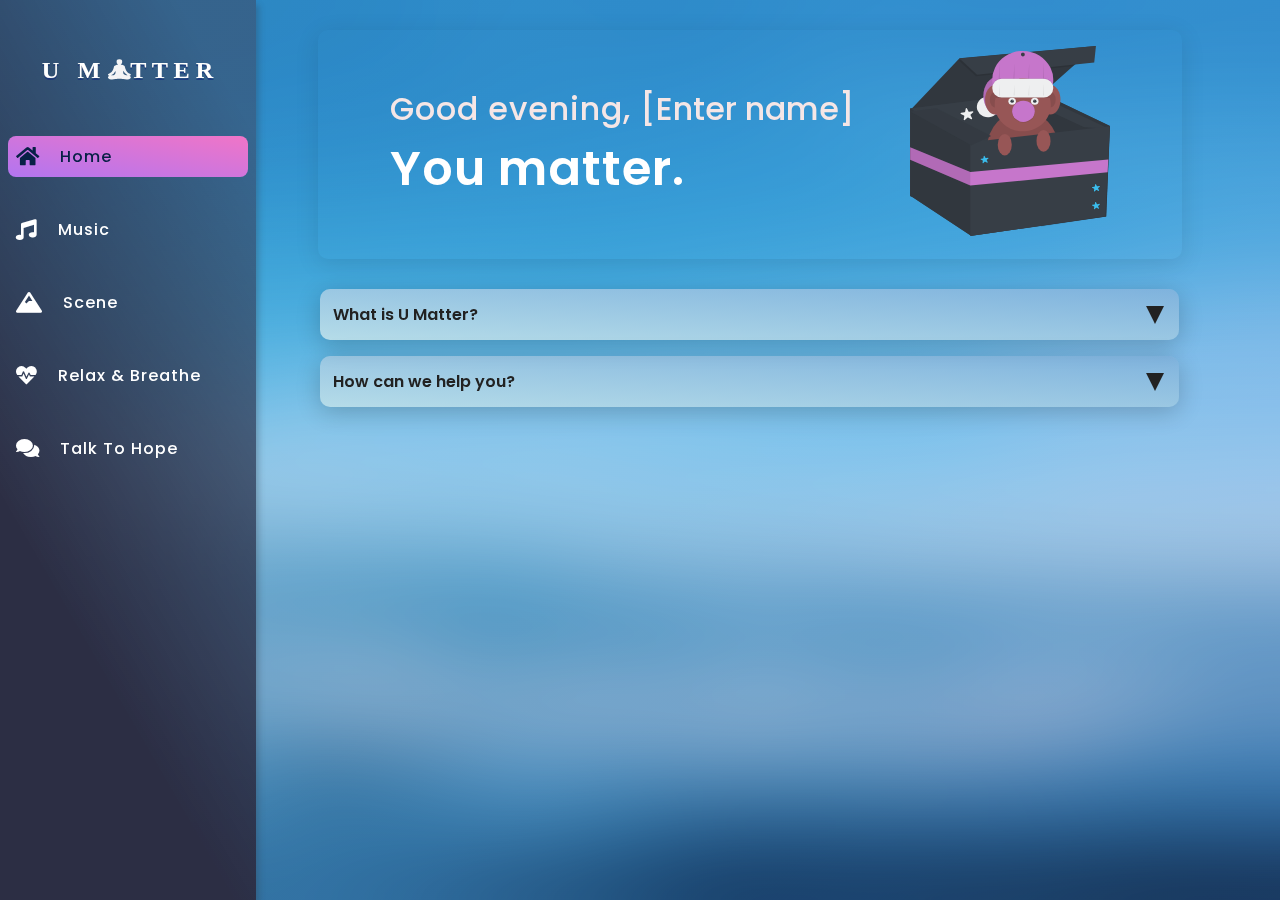
<file: index.html>
<!DOCTYPE html>
<html lang="en">
  <head>
    <meta charset="UTF-8" />
    <meta http-equiv="X-UA-Compatible" content="IE=edge" />
    <meta name="viewport" content="width=device-width, initial-scale=1.0" />
    <meta
      name="keywords"
      content="Meditation App, Breathing Exercise, Nature Sounds, Nature Scenery, 4-7-8 breathing exercise, voice assistant, web app, jericho bantiquete"
    />

    <link rel="preconnect" href="https://fonts.gstatic.com" />
    <link
      href="https://fonts.googleapis.com/css2?family=Poppins:wght@400;500;600&display=swap"
      rel="stylesheet"
    />
    <link
      rel="stylesheet"
      href="https://cdnjs.cloudflare.com/ajax/libs/font-awesome/5.15.2/css/all.min.css"
    />
    <link rel="stylesheet" href="css/style.css" />
    <link
      rel="icon"
      type="image/png"
      sizes="32x32"
      href="./images/icons/favicon.png"
    />
    <title>U Matter | Home</title>
  </head>
  <body>
    <div class="preload">
      <p class="text-loader">take a deep breath</p>
      <span></span>
      <span></span>
      <span></span>
      <span></span>
    </div>
    <nav class="nav-bar">
      <nav class="nav">
        <img src="./images/home-img/logo.svg" alt="" class="logo" />
        <ul class="nav-links">
          <a href="index.html" class="nav-link active">
            <i class="fas fa-home nav-icon"></i>
            <span class="nav-text">Home</span>
          </a>

          <a href="music.html" class="nav-link">
            <i class="fas fa-music nav-icon"></i>
            <span class="nav-text">Music</span>
          </a>

          <a href="scene.html" class="nav-link">
            <i class="fas fa-mountain nav-icon"></i>
            <span class="nav-text">Scene</span>
          </a>

          <a href="relax.html" class="nav-link">
            <i class="fas fa-heartbeat nav-icon"></i>
            <span class="nav-text">Relax & Breathe</span>
          </a>

          <a href="hope.html" class="nav-link">
            <i class="fas fa-comments nav-icon"></i>
            <span class="nav-text">Talk To Hope</span>
          </a>
        </ul>
      </nav>
    </nav>
    <!-- mobile-header -->
    <header class="header">
      <!-- mobile logo -->
      <div class="mobile-logo">
        <img src="./images/home-img/logo.svg" alt="" />
      </div>
      <!-- menu -->
      <div class="menu">
        <div class="line line1"></div>
        <div class="line line2"></div>
        <div class="line line3"></div>
      </div>
    </header>
    <!-- mobile nav -->
    <nav class="mobile-nav">
      <ul class="mobile-nav-links">
        <a href="index.html" class="mobile-nav-link mobile-active">
          <i class="fas fa-home mobile-nav-icon"></i>
          <span class="mobile-nav-text">Home</span>
        </a>

        <a href="music.html" class="mobile-nav-link">
          <i class="fas fa-music mobile-nav-icon"></i>

          <span class="mobile-nav-text">Music</span>
        </a>

        <a href="scene.html" class="mobile-nav-link">
          <i class="fas fa-mountain mobile-nav-icon"></i>
          <span class="mobile-nav-text">Scene</span>
        </a>

        <a href="relax.html" class="mobile-nav-link">
          <i class="fas fa-heartbeat mobile-nav-icon"></i>
          <span class="mobile-nav-text">Relax & Breathe</span>
        </a>

        <a href="hope.html" class="mobile-nav-link">
          <i class="fas fa-comments mobile-nav-icon"></i>
          <span class="mobile-nav-text">Talk To Hope</span>
        </a>
      </ul>
    </nav>

    <!-- mobile-bottom-menu -->
    <nav class="mobile-b-nav">
      <ul class="mobile-b-nav-links">
        <a href="index.html" class="mobile-b-nav-link">
          <i class="fas fa-home mobile-b-icon mobile-b-active"></i>
        </a>
        <a href="music.html" class="mobile-b-nav-link">
          <i class="fas fa-music mobile-b-icon"></i>
        </a>

        <a href="scene.html" class="mobile-b-nav-link">
          <i class="fas fa-mountain mobile-b-icon"></i>
        </a>

        <a href="relax.html" class="mobile-b-nav-link">
          <i class="fas fa-heartbeat mobile-b-icon"></i>
        </a>

        <a href="hope.html" class="mobile-b-nav-link">
          <i class="fas fa-comments mobile-b-icon"></i>
        </a>
      </ul>
    </nav>

    <!-- content -->
    <div class="content home">
      <div class="glass-card">
        <div class="card-text">
          <h1>
            <span id="greeting"></span>
            <span id="name" contenteditable="true"> </span>
          </h1>
          <h2 class="typing">You're Awesome</h2>
        </div>
        <div class="home-card-img">
          <img src="./images/home-img/home-image.svg" alt="" />
        </div>
      </div>

      <div class="accordion">
        <button type="button" class="accordion-button">
          What is U Matter?
        </button>
        <div class="accordion-content">
          <p>
            <b>U matter</b> is a meditation and relaxation app that designed to
            take you some moment to relax and breathe. <b>U Matter</b>
            mission is to help you find your inner peace and improve your mental
            health.
          </p>
        </div>
      </div>

      <div class="accordion">
        <button type="button" class="accordion-button">
          How can we help you?
        </button>
        <div class="accordion-content">
          <p>
            <b>U Matter</b> helps you to relax your body and mind with
            meditation music, nature scenery with sounds, an AI voice asistant
            to talk to and breathing exercises to help you cope with your stress
            and anxiety. <b>U Matter</b> can help you to let go of the busy
            mind, and relax your body.
            <a href="#" class="modal-btn">See more</a>
          </p>
        </div>
      </div>
      <!-- modal -->
      <div class="modal-bg">
        <div class="modal-container">
          <div class="modal">
            <div class="card-modal card home-card-modal" id="music-modal">
              <div class="modal-text">
                <h2>Music</h2>
                <p>Music to help you focus and relax.</p>
              </div>
            </div>
          </div>

          <div class="modal">
            <div class="card-modal card home-card-modal" id="scene-modal">
              <div class="modal-text">
                <h2>Scene</h2>
                <p>Nature scenes with sounds to enjoy while relaxing.</p>
              </div>
            </div>
          </div>

          <div class="modal">
            <div class="card-modal card home-card-modal" id="breathe-modal">
              <div class="modal-text">
                <h2>Breathing exercises</h2>
                <p>Guides you through the breathing exercise.</p>
              </div>
            </div>
          </div>

          <div class="modal">
            <div class="card-modal card home-card-modal" id="ai-modal">
              <div class="modal-text">
                <h2>Talk to hope</h2>
                <p>A voice assistant that always here to talk and to listen.</p>
              </div>
            </div>
          </div>
        </div>
        <i class="fas fa-times close-btn"></i>
      </div>
      <!-- modal mobile -->
      <div class="modal-container-mobile">
        <div class="modal">
          <div class="card-modal card home-card-modal" id="music-modal">
            <div class="modal-text">
              <h2>Music</h2>
              <p>Music to help you focus and relax.</p>
            </div>
          </div>
        </div>

        <div class="modal">
          <div class="card-modal card home-card-modal" id="scene-modal">
            <div class="modal-text">
              <h2>Scene</h2>
              <p>Nature scenes with sounds to enjoy while relaxing.</p>
            </div>
          </div>
        </div>

        <div class="modal">
          <div class="card-modal card home-card-modal" id="breathe-modal">
            <div class="modal-text">
              <h2>Breathing exercises</h2>
              <p>Guides you through the breathing exercise.</p>
            </div>
          </div>
        </div>

        <div class="modal">
          <div class="card-modal card home-card-modal" id="ai-modal">
            <div class="modal-text">
              <h2>Talk to hope</h2>
              <p>An AI that always here to talk and to listen.</p>
            </div>
          </div>
        </div>
      </div>
    </div>
    <script src="../js/app.js"></script>
  </body>
</html>
</file>
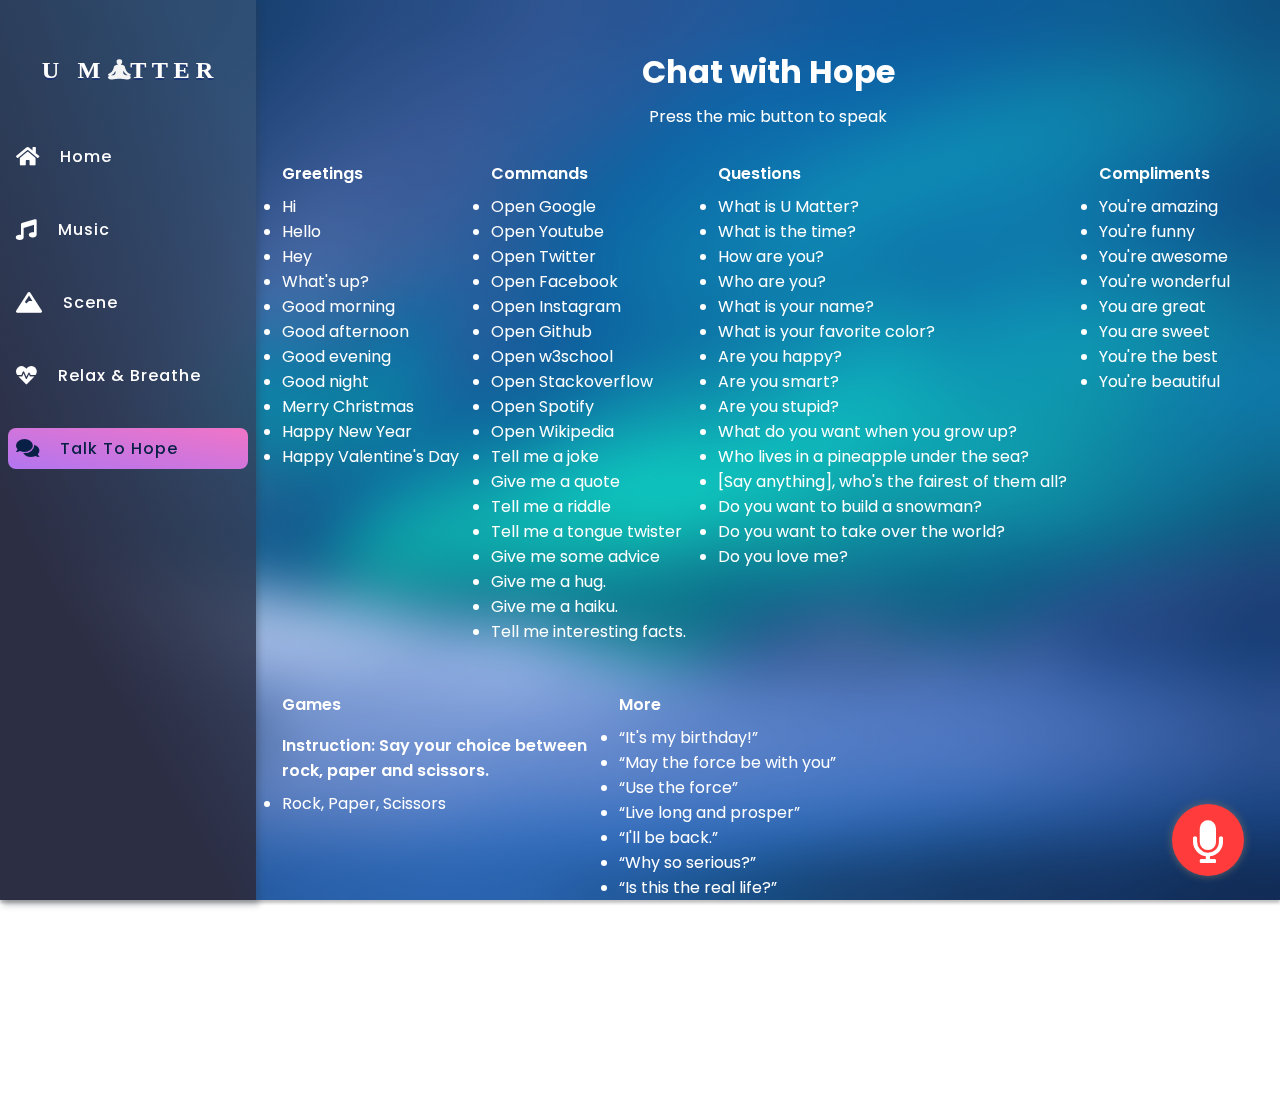
<file: hope.html>
<!DOCTYPE html>
<html lang="en">
  <head>
    <meta charset="UTF-8" />
    <meta http-equiv="X-UA-Compatible" content="IE=edge" />
    <meta name="viewport" content="width=device-width, initial-scale=1.0" />
    <link rel="preconnect" href="https://fonts.gstatic.com" />
    <link
      href="https://fonts.googleapis.com/css2?family=Poppins:wght@400;500;600&display=swap"
      rel="stylesheet"
    />
    <link
      rel="stylesheet"
      href="https://cdnjs.cloudflare.com/ajax/libs/font-awesome/5.15.2/css/all.min.css"
    />
    <link rel="stylesheet" href="css/style.css" />
    <link
      rel="icon"
      type="image/png"
      sizes="32x32"
      href="./images/icons/favicon.png"
    />
    <title>U Matter | Talk to Hope</title>
  </head>
  <body id="hope-body">
    <div class="preload">
      <p class="text-loader">take a deep breath</p>
      <span></span>
      <span></span>
      <span></span>
      <span></span>
    </div>
    <nav class="nav-bar">
      <nav class="nav">
        <img src="./images/home-img/logo.svg" alt="" class="logo" />
        <ul class="nav-links">
          <a href="index.html" class="nav-link">
            <i class="fas fa-home nav-icon"></i>
            <span class="nav-text">Home</span>
          </a>

          <a href="music.html" class="nav-link">
            <i class="fas fa-music nav-icon"></i>
            <span class="nav-text">Music</span>
          </a>

          <a href="scene.html" class="nav-link">
            <i class="fas fa-mountain nav-icon"></i>
            <span class="nav-text">Scene</span>
          </a>

          <a href="relax.html" class="nav-link">
            <i class="fas fa-heartbeat nav-icon"></i>
            <span class="nav-text">Relax & Breathe</span>
          </a>

          <a href="hope.html" class="nav-link active">
            <i class="fas fa-comments nav-icon"></i>
            <span class="nav-text">Talk To Hope</span>
          </a>
        </ul>
      </nav>
    </nav>
    <!-- mobile-header -->
    <header class="header mobile-music-header">
      <!-- mobile logo -->
      <div class="mobile-logo">
        <img src="./images/home-img/logo.svg" alt="" />
      </div>
      <!-- menu -->
      <div class="menu">
        <div class="line line1"></div>
        <div class="line line2"></div>
        <div class="line line3"></div>
      </div>
    </header>
    <!-- mobile nav -->
    <nav class="mobile-nav">
      <ul class="mobile-nav-links">
        <a href="index.html" class="mobile-nav-link">
          <i class="fas fa-home mobile-nav-icon"></i>
          <span class="mobile-nav-text">Home</span>
        </a>

        <a href="music.html" class="mobile-nav-link">
          <i class="fas fa-music mobile-nav-icon"></i>

          <span class="mobile-nav-text">Music</span>
        </a>

        <a href="scene.html" class="mobile-nav-link">
          <i class="fas fa-mountain mobile-nav-icon"></i>
          <span class="mobile-nav-text">Scene</span>
        </a>

        <a href="relax.html" class="mobile-nav-link">
          <i class="fas fa-heartbeat mobile-nav-icon"></i>
          <span class="mobile-nav-text">Relax & Breathe</span>
        </a>

        <a href="hope.html" class="mobile-nav-link mobile-active">
          <i class="fas fa-comments mobile-nav-icon"></i>
          <span class="mobile-nav-text">Talk To Hope</span>
        </a>
      </ul>
    </nav>

    <!-- mobile-bottom-menu -->
    <nav class="mobile-b-nav">
      <ul class="mobile-b-nav-links">
        <a href="index.html" class="mobile-b-nav-link">
          <i class="fas fa-home mobile-b-icon"></i>
        </a>
        <a href="music.html" class="mobile-b-nav-link">
          <i class="fas fa-music mobile-b-icon"></i>
        </a>

        <a href="scene.html" class="mobile-b-nav-link">
          <i class="fas fa-mountain mobile-b-icon"></i>
        </a>

        <a href="relax.html" class="mobile-b-nav-link">
          <i class="fas fa-heartbeat mobile-b-icon"></i>
        </a>

        <a href="hope.html" class="mobile-b-nav-link">
          <i class="fas fa-comments mobile-b-icon mobile-b-active"></i>
        </a>
      </ul>
    </nav>

    <!-- content -->
    <div class="content hope">
      <header class="hope-header"><h1>Chat with Hope</h1></header>
      <section class="hope-content">
        <p class="show-command">Say "Show all commands." to see commands.</p>
        <div class="skill-list-container">
          <p class="press-to-speak-title">Press the mic button to speak</p>

          <div class="skill-list">
            <ul>
              <p>Greetings</p>
              <li>Hi</li>
              <li>Hello</li>
              <li>Hey</li>
              <li>What's up?</li>
              <li>Good morning</li>
              <li>Good afternoon</li>
              <li>Good evening</li>
              <li>Good night</li>
              <li>Merry Christmas</li>
              <li>Happy New Year</li>
              <li>Happy Valentine's Day</li>
            </ul>
            <ul>
              <p>Commands</p>
              <li>Open Google</li>
              <li>Open Youtube</li>
              <li>Open Twitter</li>
              <li>Open Facebook</li>
              <li>Open Instagram</li>
              <li>Open Github</li>
              <li>Open w3school</li>
              <li>Open Stackoverflow</li>
              <li>Open Spotify</li>
              <li>Open Wikipedia</li>
              <li>Tell me a joke</li>
              <li>Give me a quote</li>
              <li>Tell me a riddle</li>
              <li>Tell me a tongue twister</li>
              <li>Give me some advice</li>
              <li>Give me a hug.</li>
              <li>Give me a haiku.</li>
              <li>Tell me interesting facts.</li>
            </ul>

            <ul>
              <p>Questions</p>
              <li>What is U Matter?</li>
              <li>What is the time?</li>
              <li>How are you?</li>
              <li>Who are you?</li>
              <li>What is your name?</li>
              <li>What is your favorite color?</li>
              <li>Are you happy?</li>
              <li>Are you smart?</li>
              <li>Are you stupid?</li>
              <li>What do you want when you grow up?</li>
              <li>Who lives in a pineapple under the sea?</li>
              <li>[Say anything], who's the fairest of them all?</li>
              <li>Do you want to build a snowman?</li>
              <li>Do you want to take over the world?</li>
              <li>Do you love me?</li>
            </ul>
            <ul>
              <p>Compliments</p>
              <li>You're amazing</li>
              <li>You're funny</li>
              <li>You're awesome</li>
              <li>You're wonderful</li>
              <li>You are great</li>
              <li>You are sweet</li>
              <li>You're the best</li>
              <li>You're beautiful</li>
            </ul>

            <ul>
              <p>Games</p>
              <p>
                Instruction: Say your choice between <br />
                rock, paper and scissors.
              </p>
              <li>Rock, Paper, Scissors</li>
            </ul>
            <ul>
              <p>More</p>
              <li>“It's my birthday!”</li>
              <li>“May the force be with you”</li>
              <li>“Use the force”</li>
              <li>“Live long and prosper”</li>
              <li>“I'll be back.”</li>
              <li>“Why so serious?”</li>
              <li>“Is this the real life?”</li>
              <li>“Never gonna give you up”</li>
              <li>“See you later alligator”</li>
              <li>“Roses are red, violets are blue”</li>
              <li>“Knock knock”</li>
              <li>“Mic test”</li>
              <li>“I'm sad”</li>
              <li>“Marco”</li>
            </ul>
          </div>
        </div>
        <div class="chatarea-main">
          <div class="chatarea-outer"></div>
        </div>
      </section>
      <button id="mic"><i class="fas fa-microphone"></i></button>
    </div>
    <script src="../js/hope.js"></script>
  </body>
</html>
</file>
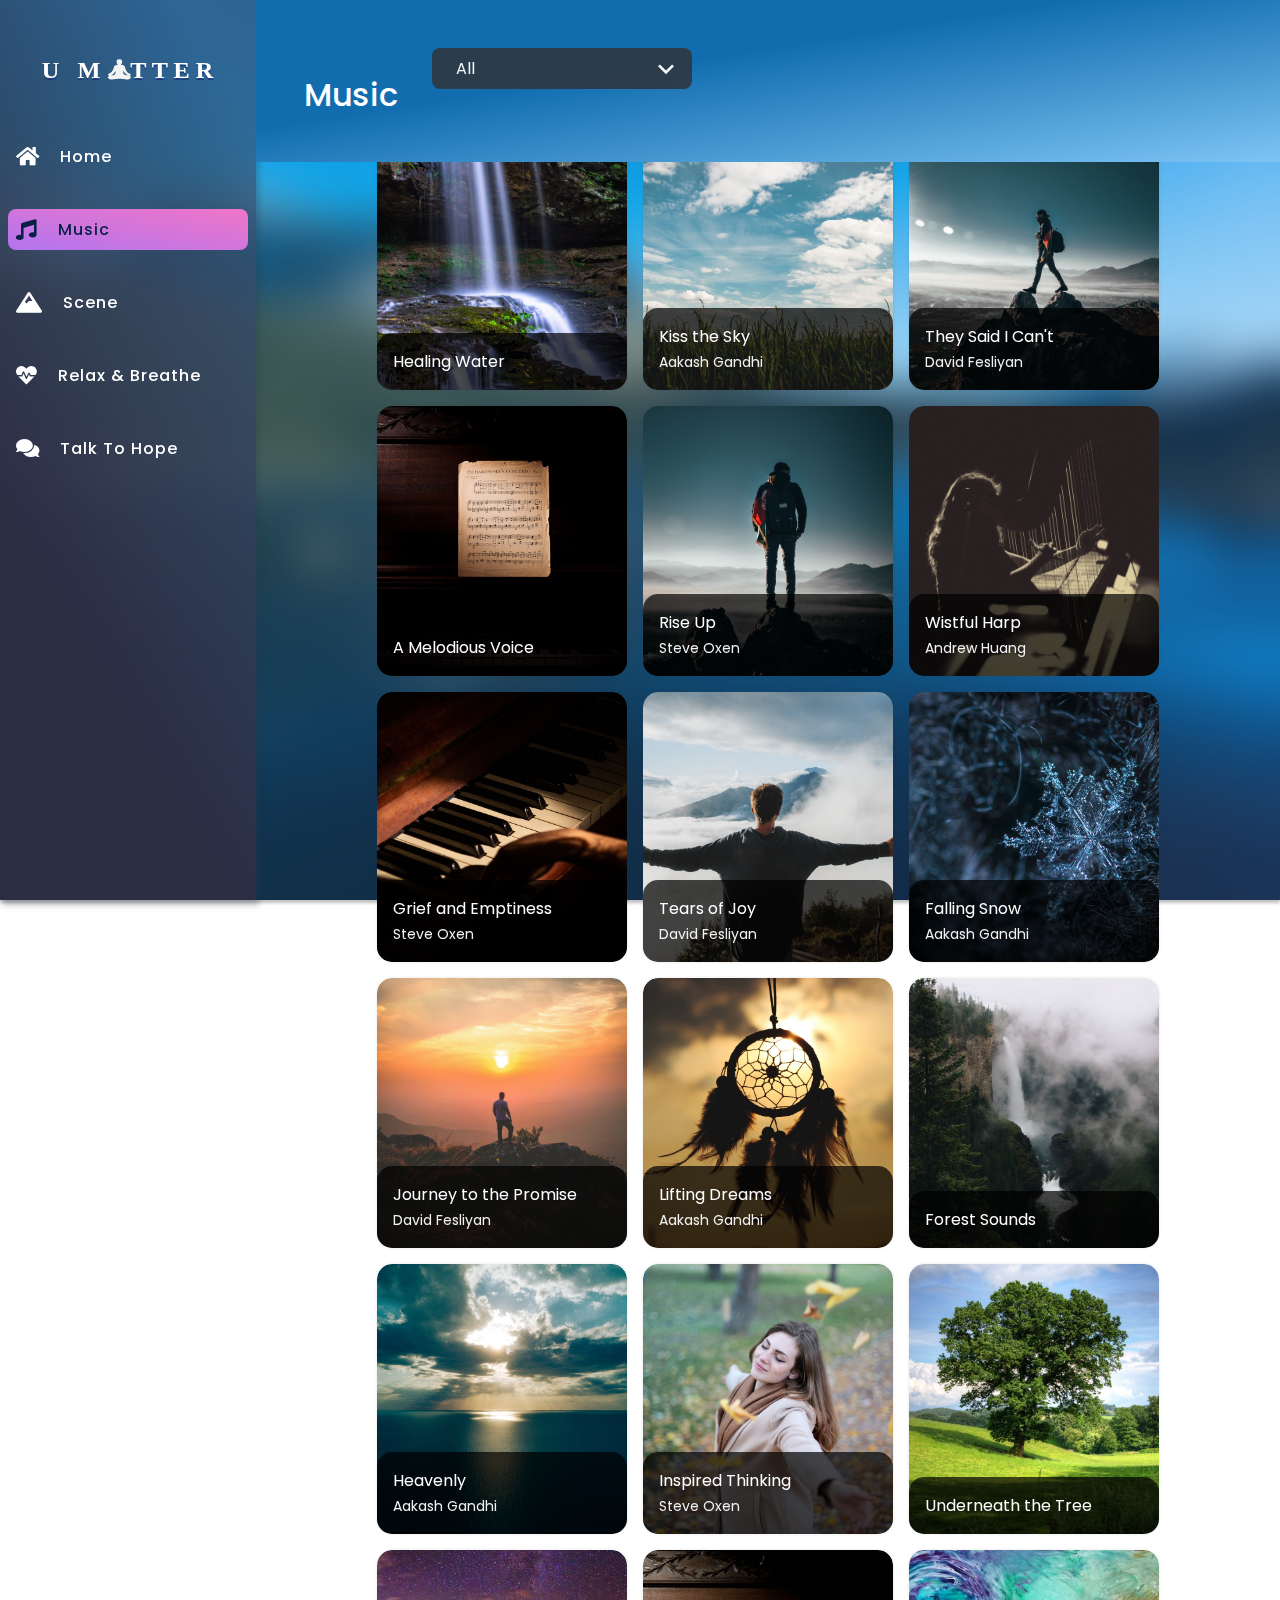
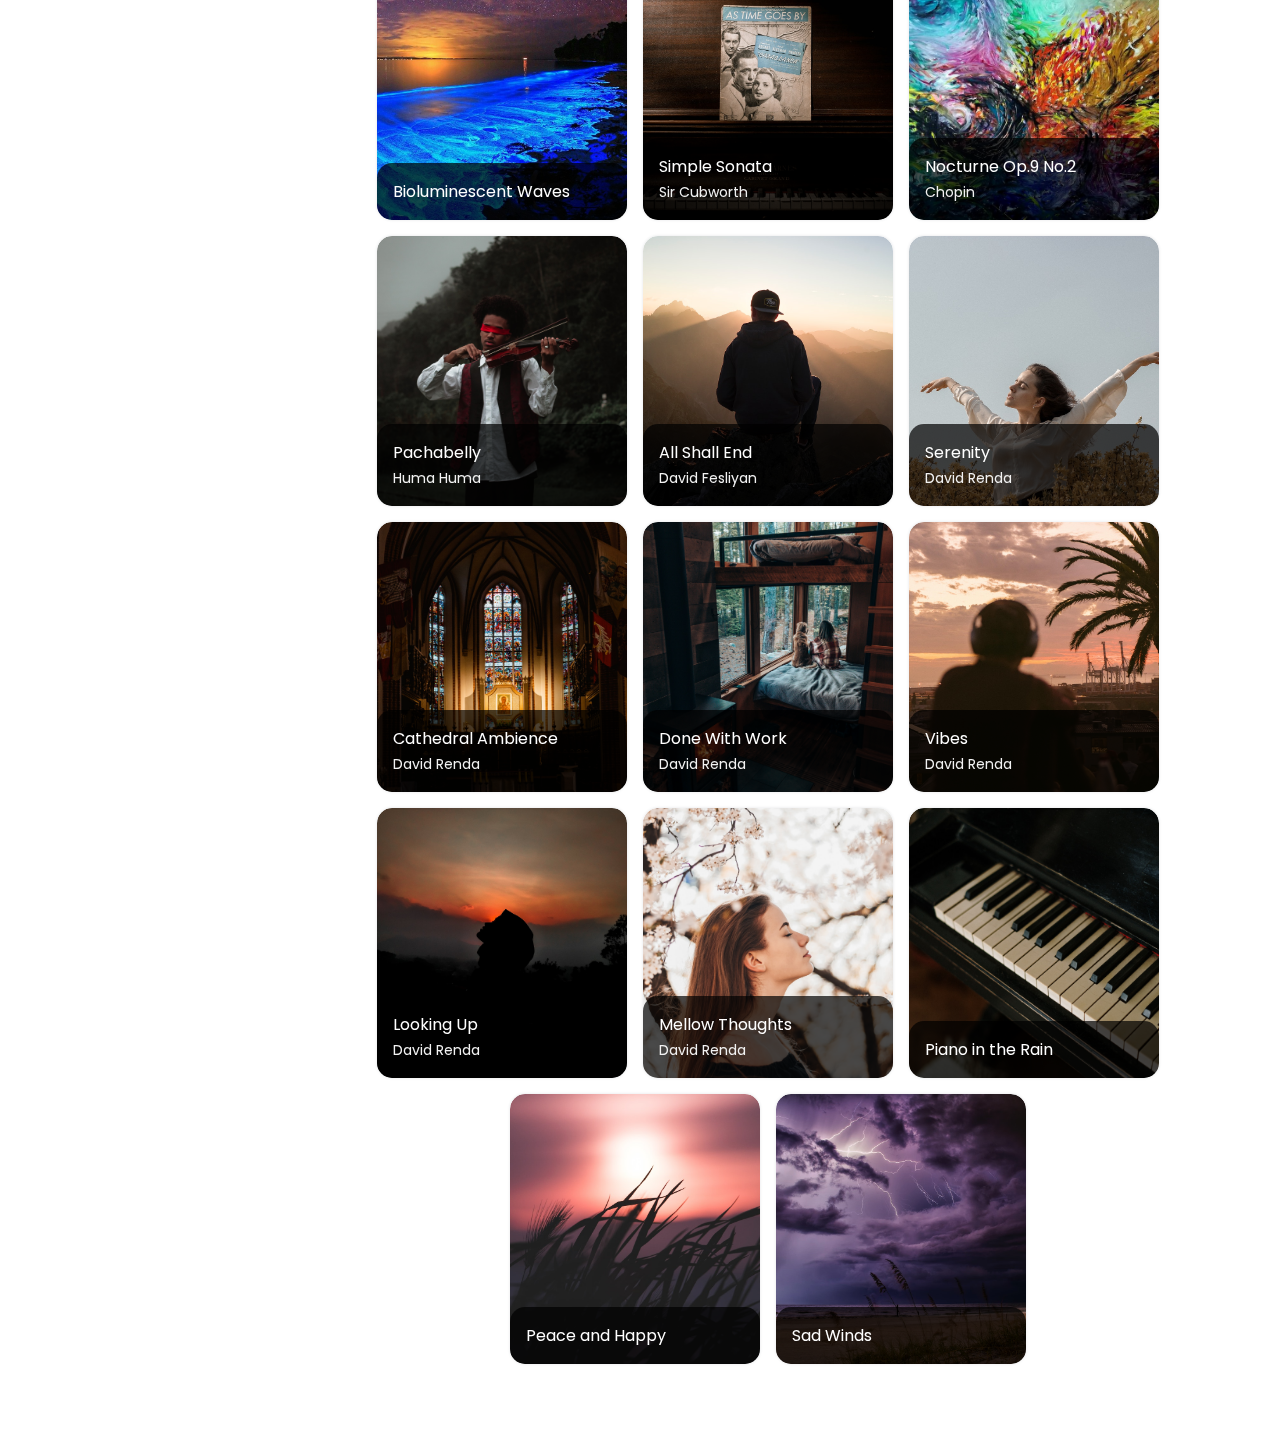
<file: music.html>
<!DOCTYPE html>
<html lang="en">
  <head>
    <meta charset="UTF-8" />
    <meta http-equiv="X-UA-Compatible" content="IE=edge" />
    <meta name="viewport" content="width=device-width, initial-scale=1.0" />
    <link rel="preconnect" href="https://fonts.gstatic.com" />
    <link
      href="https://fonts.googleapis.com/css2?family=Poppins:wght@400;500;600&display=swap"
      rel="stylesheet"
    />
    <link
      rel="stylesheet"
      href="https://cdnjs.cloudflare.com/ajax/libs/font-awesome/5.15.2/css/all.min.css"
    />
    <link rel="stylesheet" href="css/style.css" />
    <link
      rel="icon"
      type="image/png"
      sizes="32x32"
      href="./images/icons/favicon.png"
    />
    <title>U Matter | Music</title>
  </head>
  <body id="music-body">
    <div class="preload">
      <p class="text-loader">take a deep breath</p>
      <span></span>
      <span></span>
      <span></span>
      <span></span>
    </div>
    <nav class="nav-bar">
      <nav class="nav">
        <img src="./images/home-img/logo.svg" alt="" class="logo" />
        <ul class="nav-links">
          <a href="index.html" class="nav-link">
            <i class="fas fa-home nav-icon"></i>
            <span class="nav-text">Home</span>
          </a>

          <a href="music.html" class="nav-link active">
            <i class="fas fa-music nav-icon"></i>
            <span class="nav-text">Music</span>
          </a>

          <a href="scene.html" class="nav-link">
            <i class="fas fa-mountain nav-icon"></i>
            <span class="nav-text">Scene</span>
          </a>

          <a href="relax.html" class="nav-link">
            <i class="fas fa-heartbeat nav-icon"></i>
            <span class="nav-text">Relax & Breathe</span>
          </a>

          <a href="hope.html" class="nav-link">
            <i class="fas fa-comments nav-icon"></i>
            <span class="nav-text">Talk To Hope</span>
          </a>
        </ul>
      </nav>
    </nav>
    <!-- mobile-header -->
    <header class="header mobile-music-header">
      <!-- mobile logo -->
      <div class="mobile-logo">
        <img src="./images/home-img/logo.svg" alt="" />
      </div>
      <!-- menu -->
      <div class="menu">
        <div class="line line1"></div>
        <div class="line line2"></div>
        <div class="line line3"></div>
      </div>
    </header>
    <!-- mobile nav -->
    <nav class="mobile-nav">
      <ul class="mobile-nav-links">
        <a href="index.html" class="mobile-nav-link">
          <i class="fas fa-home mobile-nav-icon"></i>
          <span class="mobile-nav-text">Home</span>
        </a>

        <a href="music.html" class="mobile-nav-link mobile-active">
          <i class="fas fa-music mobile-nav-icon"></i>

          <span class="mobile-nav-text">Music</span>
        </a>

        <a href="scene.html" class="mobile-nav-link">
          <i class="fas fa-mountain mobile-nav-icon"></i>
          <span class="mobile-nav-text">Scene</span>
        </a>

        <a href="relax.html" class="mobile-nav-link">
          <i class="fas fa-heartbeat mobile-nav-icon"></i>
          <span class="mobile-nav-text">Relax & Breathe</span>
        </a>

        <a href="hope.html" class="mobile-nav-link">
          <i class="fas fa-comments mobile-nav-icon"></i>
          <span class="mobile-nav-text">Talk To Hope</span>
        </a>
      </ul>
    </nav>

    <!-- mobile-bottom-menu -->
    <nav class="mobile-b-nav">
      <ul class="mobile-b-nav-links">
        <a href="index.html" class="mobile-b-nav-link">
          <i class="fas fa-home mobile-b-icon"></i>
        </a>
        <a href="music.html" class="mobile-b-nav-link">
          <i class="fas fa-music mobile-b-icon mobile-b-active"></i>
        </a>

        <a href="scene.html" class="mobile-b-nav-link">
          <i class="fas fa-mountain mobile-b-icon"></i>
        </a>

        <a href="relax.html" class="mobile-b-nav-link">
          <i class="fas fa-heartbeat mobile-b-icon"></i>
        </a>

        <a href="hope.html" class="mobile-b-nav-link">
          <i class="fas fa-comments mobile-b-icon"></i>
        </a>
      </ul>
    </nav>

    <!-- content -->

    <div class="content music">
      <!-- header start -->
      <div class="main-header">
        <h1 class="main-titles music-title-page">Music</h1>
        <div class="filter-button-container">
          <button
            class="filter-button filter-item filter-button-active"
            data-name="all"
          >
            <span class="filter-item" data-name="all">All</span>
          </button>

          <button class="filter-button filter-item" data-name="nature-melodies">
            <span class="filter-item" data-name="nature-melodies"
              >Nature Melodies</span
            >
          </button>

          <button
            class="filter-button filter-item"
            data-name="nature-instument"
          >
            <span class="filter-item" data-name="nature-instument"
              >Nature Instument</span
            >
          </button>
          <button class="filter-button filter-item" data-name="classical">
            <span class="filter-item" data-name="classical"
              >Classical Music</span
            >
          </button>
          <button class="filter-button filter-item" data-name="instrumental">
            <span class="filter-item" data-name="instrumental"
              >Instumental</span
            >
          </button>
          <button class="filter-button filter-item" data-name="lofi">
            <span class="filter-item" data-name="lofi">Lofi</span>
          </button>
          <button class="filter-button filter-item" data-name="motivating">
            <span class="filter-item" data-name="motivating">Motivating</span>
          </button>
          <button class="filter-button filter-item" data-name="ambient">
            <span class="filter-item" data-name="ambient">Ambient</span>
          </button>
        </div>
      </div>

      <!-- select box -->
      <div class="select-box">
        <div class="options-container category-container">
          <div class="option music-category" data-name="all">
            <input
              type="radio"
              class="radio music-category"
              id="all"
              name="category"
              data-name="all"
            />
            <label for="all">All</label>
          </div>

          <div class="option music-category" data-name="nature-melodies">
            <input
              type="radio"
              class="radio music-category"
              id="nature-melodies"
              name="category"
              data-name="nature-melodies"
            />
            <label for="nature-melodies">Nature Melodies</label>
          </div>

          <div class="option music-category" data-name="nature-instument">
            <input
              type="radio"
              class="radio music-category"
              id="nature-instument"
              name="category"
              data-name="nature-instument"
            />

            <label for="nature-instument">Nature and Instrument</label>
          </div>

          <div class="option music-category" data-name="classical">
            <input
              type="radio"
              class="radio music-category"
              id="classical"
              name="category"
              data-name="classical"
            />
            <label for="classical">Classical Music</label>
          </div>

          <div class="option music-category" data-name="instrumental">
            <input
              type="radio"
              class="radio music-category"
              id="instrumental"
              name="category"
              data-name="instrumental"
            />
            <label for="instrumental">Instrumental</label>
          </div>

          <div class="option music-category" data-name="lofi">
            <input
              type="radio"
              class="radio music-category"
              id="lofi"
              name="category"
              data-name="lofi"
            />
            <label for="lofi">Lofi</label>
          </div>

          <div class="option music-category" data-name="motivating">
            <input
              type="radio"
              class="radio music-category"
              id="motivating"
              name="category"
              data-name="motivating"
            />
            <label for="motivating">Motivating</label>
          </div>

          <div class="option music-category" data-name="ambient">
            <input
              type="radio"
              class="radio music-category"
              id="ambient"
              name="category"
              data-name="ambient"
            />
            <label for="ambient">Ambient</label>
          </div>
        </div>

        <div class="selected">All</div>
      </div>
      <!-- filter -->

      <!-- music-card -->
      <div class="music-card-container" id="music-container">
        <div class="music-box">
          <audio class="song">
            <source src="./music/nature-instrument/Healing Water.mp3" />
          </audio>

          <!-- instrumental, nature instrument and motivating-->
          <div
            class="music-content music-mobile-content"
            data-name="nature-instument"
          >
            <div
              class="music-img"
              id="play"
              data-sound="./music/nature-instrument/Healing Water.mp3"
            >
              <img
                src="./images/music-images/nature-instrument/healing water.jpg"
                alt=""
              />
            </div>
            <div class="music-title"><span>Healing Water</span></div>
          </div>

          <div
            class="music-content music-mobile-content"
            data-name="instrumental"
          >
            <div
              class="music-img"
              id="play"
              data-sound="./music/instrumental/Aakash Gandhi - Kiss the Sky.mp3"
            >
              <img
                src="./images/music-images/instrumental/kiss the sky.jpg"
                alt=""
              />
            </div>
            <div class="music-title">
              <span>Kiss the Sky</span><br />
              <span class="artist">Aakash Gandhi</span>
            </div>
          </div>

          <div
            class="music-content music-mobile-content"
            data-name="motivating"
          >
            <div
              class="music-img"
              id="play"
              data-sound="./music/motivating/they-said-i-cant.mp3"
            >
              <img
                src="./images/music-images/motivating/they say i can't.jpg"
                alt=""
              />
            </div>
            <div class="music-title">
              <span>They Said I Can't</span><br />
              <span class="artist">David Fesliyan</span>
            </div>
          </div>

          <div
            class="music-content music-mobile-content"
            data-name="nature-instument"
          >
            <div
              class="music-img"
              id="play"
              data-sound="./music/nature-instrument/a melodious voice.mp3"
            >
              <img
                src="./images/music-images/nature-instrument/a melodious voice.jpg"
                alt=""
              />
            </div>
            <div class="music-title"><span>A Melodious Voice</span></div>
          </div>

          <div
            class="music-content music-mobile-content"
            data-name="motivating"
          >
            <div
              class="music-img"
              id="play"
              data-sound="./music/motivating/rise-up.mp3"
            >
              <img src="./images/music-images/motivating/rise up.jpg" alt="" />
            </div>
            <div class="music-title">
              <span>Rise Up</span><br />
              <span class="artist">Steve Oxen</span>
            </div>
          </div>

          <div
            class="music-content music-mobile-content"
            data-name="instrumental"
          >
            <div
              class="music-img"
              id="play"
              data-sound="./music/instrumental/wistful-harp.mp3"
            >
              <img
                src="./images/music-images/instrumental/wistful harp.jpg"
                alt=""
              />
            </div>
            <div class="music-title">
              <span>Wistful Harp</span><br />
              <span class="artist">Andrew Huang</span>
            </div>
          </div>

          <div
            class="music-content music-mobile-content"
            data-name="instrumental"
          >
            <div
              class="music-img"
              id="play"
              data-sound="./music/instrumental/grief-and-emptiness.mp3"
            >
              <img
                src="./images/music-images/instrumental/grief and emptiness.jpg"
                alt=""
              />
            </div>
            <div class="music-title">
              <span>Grief and Emptiness</span><br />
              <span class="artist">Steve Oxen</span>
            </div>
          </div>

          <div
            class="music-content music-mobile-content"
            data-name="motivating"
          >
            <div
              class="music-img"
              id="play"
              data-sound="./music/motivating/tears-of-joy.mp3"
            >
              <img
                src="./images/music-images/motivating/tears of joy.jpg"
                alt=""
              />
            </div>
            <div class="music-title">
              <span>Tears of Joy</span><br />
              <span class="artist">David Fesliyan</span>
            </div>
          </div>

          <div
            class="music-content music-mobile-content"
            data-name="instrumental"
          >
            <div
              class="music-img"
              id="play"
              data-sound="./music/instrumental/Aakash Gandhi - Falling Snow.mp3"
            >
              <img
                src="./images/music-images/instrumental/falling snow.jpg"
                alt=""
              />
            </div>
            <div class="music-title">
              <span>Falling Snow</span><br />
              <span class="artist">Aakash Gandhi</span>
            </div>
          </div>

          <div
            class="music-content music-mobile-content"
            data-name="motivating"
          >
            <div
              class="music-img"
              id="play"
              data-sound="./music/motivating/journey-to-the-promise.mp3"
            >
              <img
                src="./images/music-images/motivating/journey to the promise.jpg"
                alt=""
              />
            </div>
            <div class="music-title">
              <span>Journey to the Promise</span><br />
              <span class="artist">David Fesliyan</span>
            </div>
          </div>

          <div
            class="music-content music-mobile-content"
            data-name="instrumental"
          >
            <div
              class="music-img"
              id="play"
              data-sound="./music/instrumental/Aakash Gandhi - Lifting Dreams.mp3"
            >
              <img
                src="./images/music-images/instrumental/lifting dreams.jpg"
                alt=""
              />
            </div>
            <div class="music-title">
              <span>Lifting Dreams</span><br />
              <span class="artist">Aakash Gandhi</span>
            </div>
          </div>

          <div
            class="music-content music-mobile-content"
            data-name="nature-melodies"
          >
            <div
              class="music-img"
              id="play"
              data-sound="./music/nature-melodies/forest sound.mp3"
            >
              <img
                src="./images/music-images/nature-melodies/forest.jpg"
                alt=""
              />
            </div>
            <div class="music-title"><span>Forest Sounds </span><br /></div>
          </div>

          <div
            class="music-content music-mobile-content"
            data-name="instrumental"
          >
            <div
              class="music-img"
              id="play"
              data-sound="./music/instrumental/Aakash Gandhi - Heavenly.mp3"
            >
              <img
                src="./images/music-images/instrumental/heavenly.jpg"
                alt=""
              />
            </div>
            <div class="music-title">
              <span>Heavenly</span><br />
              <span class="artist">Aakash Gandhi</span>
            </div>
          </div>

          <div
            class="music-content music-mobile-content"
            data-name="motivating"
          >
            <div
              class="music-img"
              id="play"
              data-sound="./music/motivating/inspired-thinking.mp3"
            >
              <img
                src="./images/music-images/motivating/inspired thinking.jpg"
                alt=""
              />
            </div>
            <div class="music-title">
              <span>Inspired Thinking</span><br />
              <span class="artist">Steve Oxen</span>
            </div>
          </div>

          <div
            class="music-content music-mobile-content"
            data-name="nature-melodies"
          >
            <div
              class="music-img"
              id="play"
              data-sound="./music/nature-melodies/trees.mp3"
            >
              <img
                src="./images/music-images/nature-melodies/trees.jpg"
                alt=""
              />
            </div>
            <div class="music-title">
              <span>Underneath the Tree</span><br />
            </div>
          </div>

          <div
            class="music-content music-mobile-content"
            data-name="nature-melodies"
          >
            <div
              class="music-img"
              id="play"
              data-sound="./music/nature-melodies/bioluminescent-waves.mp3"
            >
              <img
                src="./images/music-images/nature-melodies/bioluminescent-waves.jpg"
                alt=""
              />
            </div>
            <div class="music-title">
              <span>Bioluminescent Waves</span><br />
            </div>
          </div>

          <div
            class="music-content music-mobile-content"
            data-name="instrumental"
          >
            <div
              class="music-img"
              id="play"
              data-sound="./music/instrumental/Simple Sonata - Sir Cubworth.mp3"
            >
              <img
                src="./images/music-images/instrumental/simple sonata.jpg"
                alt=""
              />
            </div>
            <div class="music-title">
              <span>Simple Sonata</span><br />
              <span class="artist">Sir Cubworth</span>
            </div>
          </div>

          <!-- classical -->
          <div class="music-content music-mobile-content" data-name="classical">
            <div
              class="music-img"
              id="play"
              data-sound="./music/classical/Nocturne Op.9 No.2.mp3"
            >
              <img
                src="./images/music-images/classical/nocturne op9 no2.jpg"
                alt=""
              />
            </div>
            <div class="music-title">
              <span>Nocturne Op.9 No.2</span><br />
              <span class="artist">Chopin</span>
            </div>
          </div>

          <div class="music-content music-mobile-content" data-name="classical">
            <div
              class="music-img"
              id="play"
              data-sound="./music/classical/pachabelly.mp3"
            >
              <img
                src="./images/music-images/classical/pachabelly.jpg"
                alt=""
              />
            </div>
            <div class="music-title">
              <span>Pachabelly</span><br />
              <span class="artist">Huma Huma</span>
            </div>
          </div>
          <!--ambient-->
          <div class="music-content music-mobile-content" data-name="ambient">
            <div
              class="music-img"
              id="play"
              data-sound="./music/ambient/all-shall-end.mp3"
            >
              <img
                src="./images/music-images/ambient/all shall end.jpg"
                alt=""
              />
            </div>
            <div class="music-title">
              <span>All Shall End</span><br />
              <span class="artist">David Fesliyan</span>
            </div>
          </div>

          <div class="music-content music-mobile-content" data-name="ambient">
            <div
              class="music-img"
              id="play"
              data-sound="./music/ambient/serenity.mp3"
            >
              <img src="./images/music-images/ambient/serenity.jpg" alt="" />
            </div>
            <div class="music-title">
              <span>Serenity</span><br />
              <span class="artist">David Renda</span>
            </div>
          </div>

          <div class="music-content music-mobile-content" data-name="ambient">
            <div
              class="music-img"
              id="play"
              data-sound="./music/ambient/cathedral-ambience.mp3"
            >
              <img src="./images/music-images/ambient/cathedral.jpg" alt="" />
            </div>
            <div class="music-title">
              <span>Cathedral Ambience</span><br />
              <span class="artist">David Renda</span>
            </div>
          </div>

          <!-- lofi-->
          <div class="music-content music-mobile-content" data-name="lofi">
            <div
              class="music-img"
              id="play"
              data-sound="./music/lofi/done-with-work.mp3"
            >
              <img src="./images/music-images/lofi/done with work.jpg" alt="" />
            </div>
            <div class="music-title">
              <span>Done With Work</span><br />
              <span class="artist">David Renda</span>
            </div>
          </div>

          <div class="music-content music-mobile-content" data-name="lofi">
            <div
              class="music-img"
              id="play"
              data-sound="./music/lofi/vibes.mp3"
            >
              <img src="./images/music-images/lofi/vibe.jpg" alt="" />
            </div>
            <div class="music-title">
              <span>Vibes</span><br />
              <span class="artist">David Renda</span>
            </div>
          </div>

          <div class="music-content music-mobile-content" data-name="lofi">
            <div
              class="music-img"
              id="play"
              data-sound="./music/lofi/looking-up.mp3"
            >
              <img src="./images/music-images/lofi/looking up.jpg" alt="" />
            </div>
            <div class="music-title">
              <span>Looking Up</span><br />
              <span class="artist">David Renda</span>
            </div>
          </div>

          <div class="music-content music-mobile-content" data-name="lofi">
            <div
              class="music-img"
              id="play"
              data-sound="./music/lofi/mellow-thoughts.mp3"
            >
              <img
                src="./images/music-images/lofi/mellow thoughts.jpg"
                alt=""
              />
            </div>
            <div class="music-title">
              <span>Mellow Thoughts</span><br />
              <span class="artist">David Renda</span>
            </div>
          </div>

          <!--nature instrument-->
          <div
            class="music-content music-mobile-content"
            data-name="nature-instument"
          >
            <div
              class="music-img"
              id="play"
              data-sound="./music/nature-instrument/Piano in the Rain.mp3"
            >
              <img
                src="./images/music-images/nature-instrument/piano in the rain.jpg"
                alt=""
              />
            </div>
            <div class="music-title"><span>Piano in the Rain</span></div>
          </div>

          <div
            class="music-content music-mobile-content"
            data-name="nature-instument"
          >
            <div
              class="music-img"
              id="play"
              data-sound="./music/nature-instrument/Peace and Happy.mp3"
            >
              <img
                src="./images/music-images/nature-instrument/peace and happy.jpg"
                alt=""
              />
            </div>
            <div class="music-title"><span>Peace and Happy</span></div>
          </div>

          <div
            class="music-content music-mobile-content"
            data-name="nature-instument"
          >
            <div
              class="music-img"
              id="play"
              data-sound="./music/nature-instrument/Sad Winds.mp3"
            >
              <img
                src="./images/music-images/nature-instrument/sad winds.jpg"
                alt=""
              />
            </div>
            <div class="music-title"><span>Sad Winds</span></div>
          </div>
        </div>

        <div class="music-info">
          <div class="progress-container" id="progress-container">
            <div class="progress" id="progress"></div>
          </div>
        </div>

        <div class="navigation">
          <div class="navigation-music">
            <button class="stop-button">
              <i class="fas fa-stop pause"></i>
            </button>
            <div class="volume-container">
              <p id="volume_show">80</p>
              <i
                class="fa fa-volume-up"
                aria-hidden="true"
                id="volume_icon"
              ></i>
              <input type="range" min="0" max="100" value="80" id="volume" />
            </div>

            <button class="replayBtn"><i class="fas fa-redo-alt"></i></button>
          </div>
        </div>
      </div>
    </div>
    <script src="../js/music.js"></script>
  </body>
</html>
</file>
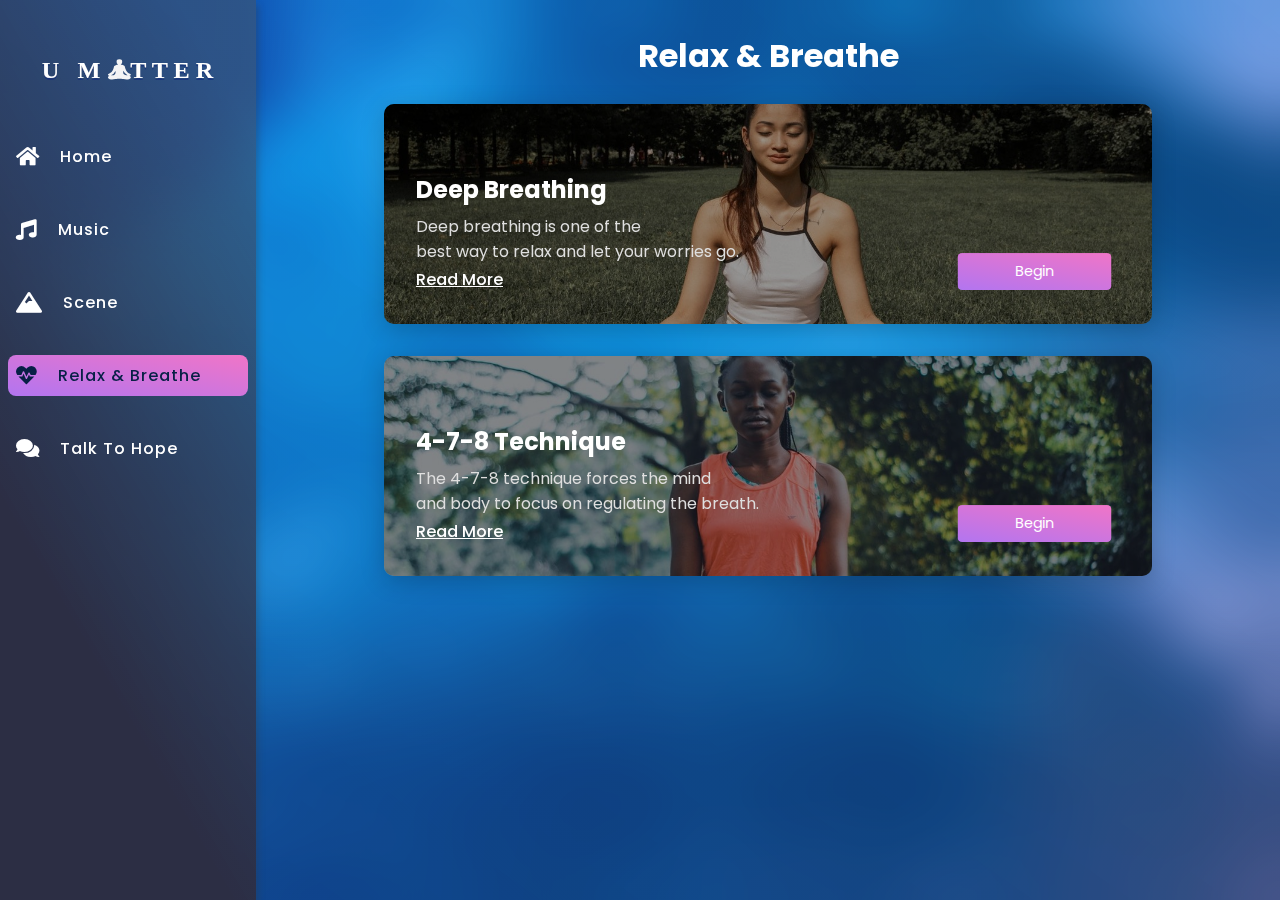
<file: relax.html>
<!DOCTYPE html>
<html lang="en">
  <head>
    <meta charset="UTF-8" />
    <meta http-equiv="X-UA-Compatible" content="IE=edge" />
    <meta name="viewport" content="width=device-width, initial-scale=1.0" />
    <link rel="preconnect" href="https://fonts.gstatic.com" />
    <link
      href="https://fonts.googleapis.com/css2?family=Poppins:wght@400;500;600&display=swap"
      rel="stylesheet"
    />
    <link
      rel="stylesheet"
      href="https://cdnjs.cloudflare.com/ajax/libs/font-awesome/5.15.2/css/all.min.css"
    />
    <link rel="stylesheet" href="css/style.css" />
    <link
      rel="icon"
      type="image/png"
      sizes="32x32"
      href="./images/icons/favicon.png"
    />
    <title>U Matter | Relax & Breathe</title>
  </head>
  <body id="relax-body">
    <div class="preload">
      <p class="text-loader">relax & breathe</p>
      <span></span>
      <span></span>
      <span></span>
      <span></span>
    </div>
    <nav class="nav-bar">
      <nav class="nav">
        <img src="./images/home-img/logo.svg" alt="" class="logo" />
        <ul class="nav-links">
          <a href="index.html" class="nav-link">
            <i class="fas fa-home nav-icon"></i>
            <span class="nav-text">Home</span>
          </a>

          <a href="music.html" class="nav-link">
            <i class="fas fa-music nav-icon"></i>
            <span class="nav-text">Music</span>
          </a>

          <a href="scene.html" class="nav-link">
            <i class="fas fa-mountain nav-icon"></i>
            <span class="nav-text">Scene</span>
          </a>

          <a href="relax.html" class="nav-link active">
            <i class="fas fa-heartbeat nav-icon"></i>
            <span class="nav-text">Relax & Breathe</span>
          </a>

          <a href="hope.html" class="nav-link">
            <i class="fas fa-comments nav-icon"></i>
            <span class="nav-text">Talk To Hope</span>
          </a>
        </ul>
      </nav>
    </nav>
    <!-- mobile-header -->
    <header class="header mobile-music-header">
      <!-- mobile logo -->
      <div class="mobile-logo">
        <img src="./images/home-img/logo.svg" alt="" />
      </div>
      <!-- menu -->
      <div class="menu">
        <div class="line line1"></div>
        <div class="line line2"></div>
        <div class="line line3"></div>
      </div>
    </header>
    <!-- mobile nav -->
    <nav class="mobile-nav">
      <ul class="mobile-nav-links">
        <a href="index.html" class="mobile-nav-link">
          <i class="fas fa-home mobile-nav-icon"></i>
          <span class="mobile-nav-text">Home</span>
        </a>

        <a href="music.html" class="mobile-nav-link">
          <i class="fas fa-music mobile-nav-icon"></i>

          <span class="mobile-nav-text">Music</span>
        </a>

        <a href="scene.html" class="mobile-nav-link">
          <i class="fas fa-mountain mobile-nav-icon"></i>
          <span class="mobile-nav-text">Scene</span>
        </a>

        <a href="relax.html" class="mobile-nav-link mobile-active">
          <i class="fas fa-heartbeat mobile-nav-icon"></i>
          <span class="mobile-nav-text">Relax & Breathe</span>
        </a>

        <a href="hope.html" class="mobile-nav-link">
          <i class="fas fa-comments mobile-nav-icon"></i>
          <span class="mobile-nav-text">Talk To Hope</span>
        </a>
      </ul>
    </nav>

    <!-- mobile-bottom-menu -->
    <nav class="mobile-b-nav">
      <ul class="mobile-b-nav-links">
        <a href="index.html" class="mobile-b-nav-link">
          <i class="fas fa-home mobile-b-icon"></i>
        </a>
        <a href="music.html" class="mobile-b-nav-link">
          <i class="fas fa-music mobile-b-icon"></i>
        </a>

        <a href="scene.html" class="mobile-b-nav-link">
          <i class="fas fa-mountain mobile-b-icon"></i>
        </a>

        <a href="relax.html" class="mobile-b-nav-link">
          <i class="fas fa-heartbeat mobile-b-icon mobile-b-active"></i>
        </a>

        <a href="hope.html" class="mobile-b-nav-link">
          <i class="fas fa-comments mobile-b-icon"></i>
        </a>
      </ul>
    </nav>

    <!-- content -->
    <div class="content relax">
      <h1 class="relax-title">Relax & Breathe</h1>

      <div class="relax-card-container">
        <div class="relax-card deep-breathing">
          <h2 class="relax-card-title">Deep Breathing</h2>
          <p class="relax-description">
            Deep breathing is one of the <br />
            best way to relax and let your worries go.
          </p>
          <a
            href="https://www.healthline.com/health/diaphragmatic-breathing#"
            class="read-more-relax"
            >Read More</a
          >
          <a href="./relax/breathing.html"
            ><button class="selectBtn start-relax">Begin</button></a
          >
        </div>

        <div class="relax-card four-seven-eight">
          <h2 class="relax-card-title">4-7-8 Technique</h2>
          <p class="relax-description">
            The 4-7-8 technique forces the mind <br />
            and body to focus on regulating the breath.
          </p>
          <a
            href="https://www.healthline.com/health/4-7-8-breathing"
            class="read-more-relax"
            >Read More</a
          >
          <a href="./relax/4-7-8-breathing.html">
            <button class="selectBtn start-relax">Begin</button></a
          >
        </div>
      </div>
    </div>
    <script src="../js/relax.js"></script>
  </body>
</html>
</file>
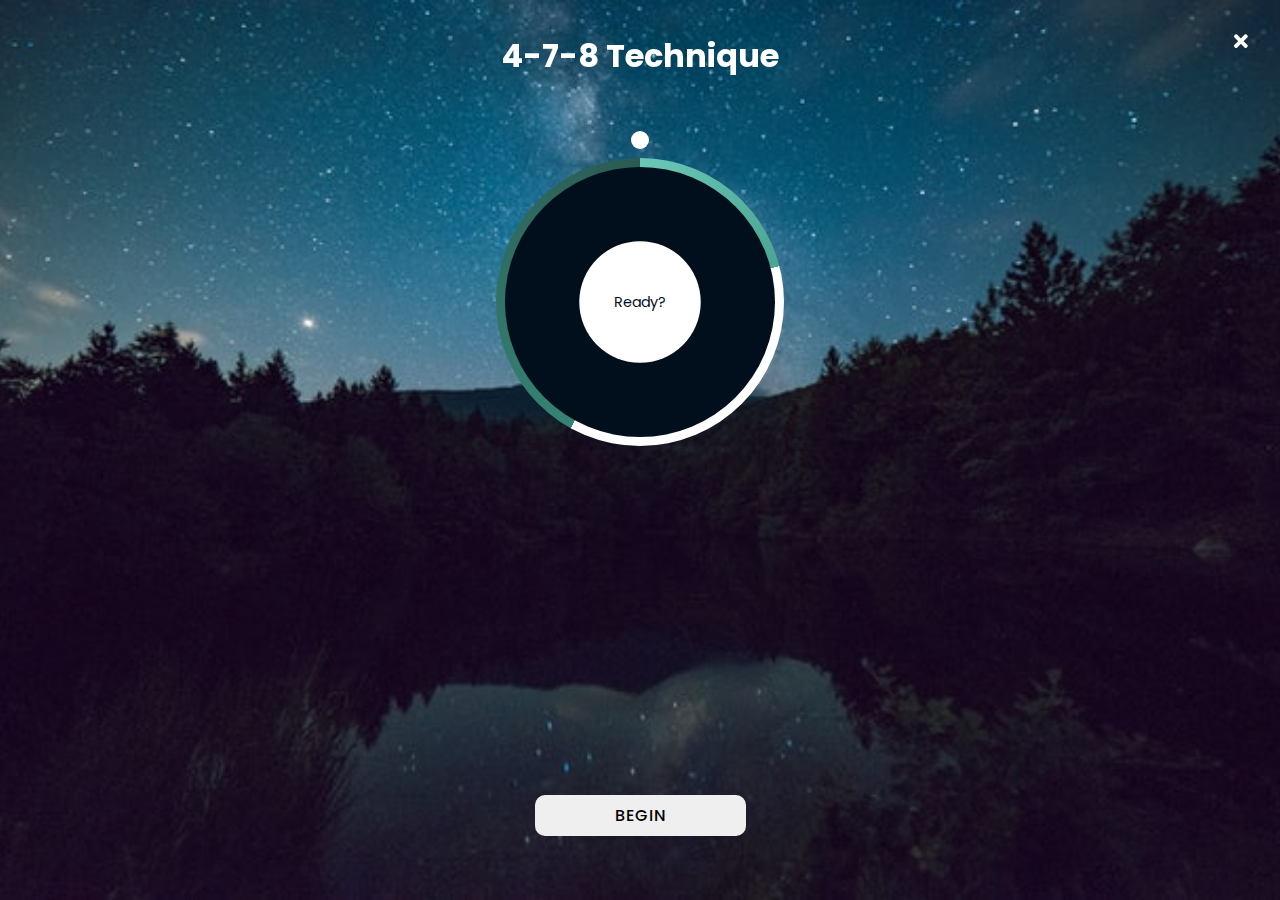
<file: relax/4-7-8-breathing.html>
<!DOCTYPE html>
<html lang="en">
  <head>
    <meta charset="UTF-8" />
    <meta http-equiv="X-UA-Compatible" content="IE=edge" />
    <meta name="viewport" content="width=device-width, initial-scale=1.0" />
    <link rel="preconnect" href="https://fonts.gstatic.com" />
    <link
      href="https://fonts.googleapis.com/css2?family=Poppins:wght@400;500;600&display=swap"
      rel="stylesheet"
    />
    <link
      rel="stylesheet"
      href="https://cdnjs.cloudflare.com/ajax/libs/font-awesome/5.15.2/css/all.min.css"
    />
    <link rel="stylesheet" href="../css/style.css" />
    <link
      rel="icon"
      type="image/png"
      sizes="32x32"
      href="../images/icons/favicon.png"
    />
    <title>U Matter | 4-7-8 Technique</title>
  </head>
  <body id="relax-body">
    <div class="preload">
      <p class="text-loader">take a deep breath</p>
      <span></span>
      <span></span>
      <span></span>
      <span></span>
    </div>
    <!-- deep breathing -->
    <div class="four-breathing" id="four-breathing">
      <h1 class="breath-title">4-7-8 Technique</h1>
      <a class="btn" href="../relax.html">
        <i class="fas fa-times exit-relax btnExit"></i
      ></a>
      <div class="four-container" id="four-container">
        <div class="circle-four"></div>
        <div class="animate-circle" id="animate-circle"></div>
        <p id="four-text">Ready?</p>
        <div class="pointer-container-four">
          <span class="pointer-four"></span>
        </div>
        <div class="gradient-circle-four"></div>
      </div>

      <button class="start-technique-btn">Begin</button>
    </div>

    <script src="../js/four-seven-eight.js"></script>
  </body>
</html>
</file>
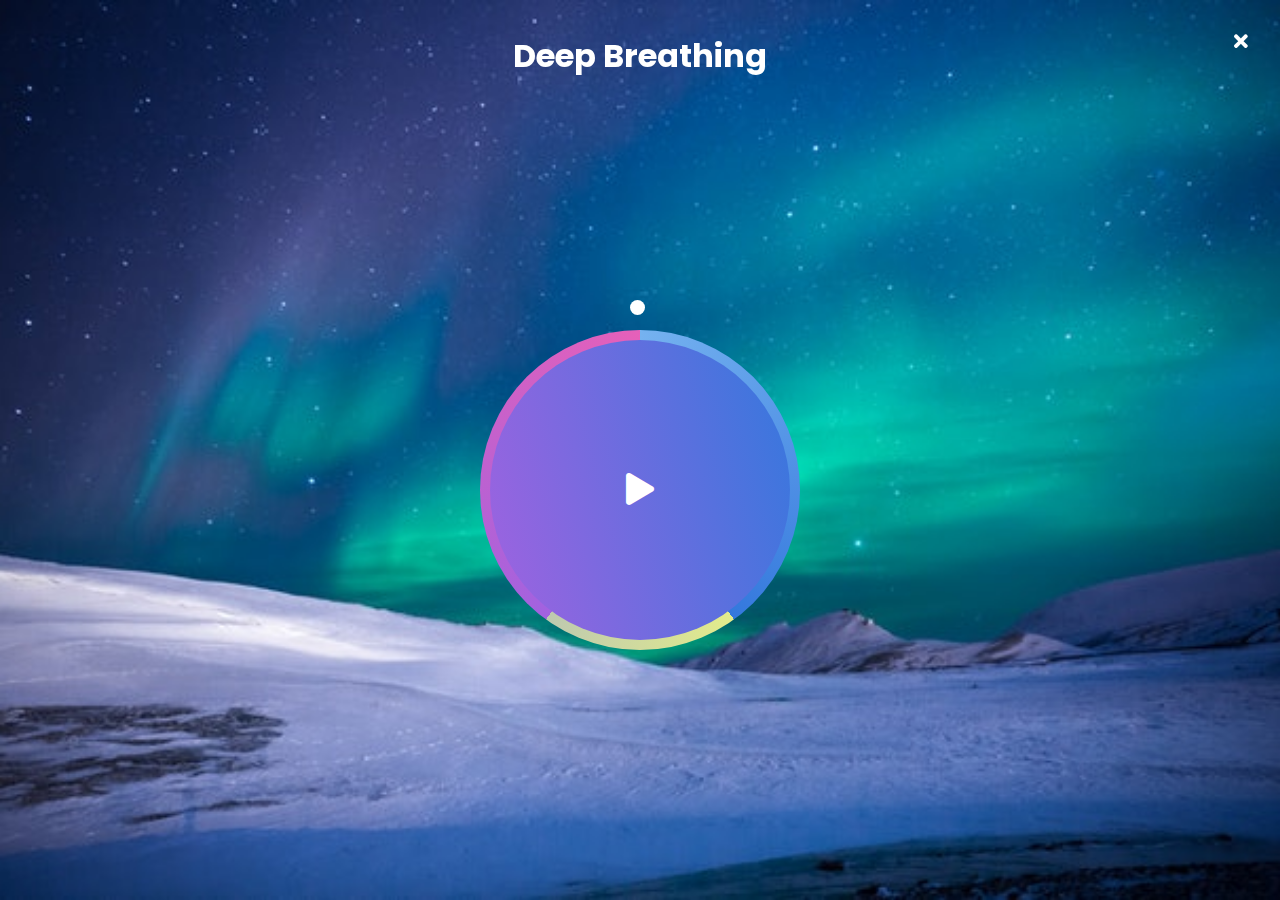
<file: relax/breathing.html>
<!DOCTYPE html>
<html lang="en">
  <head>
    <meta charset="UTF-8" />
    <meta http-equiv="X-UA-Compatible" content="IE=edge" />
    <meta name="viewport" content="width=device-width, initial-scale=1.0" />
    <link rel="preconnect" href="https://fonts.gstatic.com" />
    <link
      href="https://fonts.googleapis.com/css2?family=Poppins:wght@400;500;600&display=swap"
      rel="stylesheet"
    />
    <link
      rel="stylesheet"
      href="https://cdnjs.cloudflare.com/ajax/libs/font-awesome/5.15.2/css/all.min.css"
    />
    <link rel="stylesheet" href="../css/style.css" />
    <link
      rel="icon"
      type="image/png"
      sizes="32x32"
      href="../images/icons/favicon.png"
    />
    <title>U Matter | Deep Breathing</title>
  </head>
  <body id="relax-body">
    <div class="preload">
      <p class="text-loader">take a deep breath</p>
      <span></span>
      <span></span>
      <span></span>
      <span></span>
    </div>
    <!-- deep breathing -->
    <div class="relax-container" id="deep-breathing">
      <h1 class="breath-title">Deep Breathing</h1>
      <a class="btn" href="../relax.html">
        <i class="fas fa-times exit-relax btnExit"></i
      ></a>
      <div class="relaxer-container" id="relaxer-container">
        <div class="circle"></div>
        <p id="relax-text"><i class="fas fa-play fa-2x startBreathe"></i></p>
        <div class="pointer-container">
          <span class="pointer"></span>
        </div>
        <div class="gradient-circle"></div>
      </div>
    </div>

    <script src="../js/breathe.js"></script>
  </body>
</html>
</file>
<file: css/style.css>
/* variables */
:root {
  --gradient: linear-gradient(to right bottom, #3bbcec, #575be5);
  --dark: #082046;
  --semi-dark: #0f2952;
  --light: #fff;
  --link: #1e2ebd;
}

/* preload */
.preload {
  position: fixed;
  top: 0;
  width: 100%;
  height: 100vh;
  background: linear-gradient(
    to left top,
    rgb(81, 123, 232) 80%,
    rgb(60, 166, 232)
  );
  z-index: 1000;
  display: flex;
  align-items: center;
  justify-content: center;
  transition: all 0.5s ease;
}
.text-loader {
  position: absolute;
  top: 35vh;
  font-size: 18px;
  color: var(--light);
}

.preload > span {
  background: rgb(175, 199, 243);
  border-radius: 50%;
  margin: 5rem 0.5rem;
  animation: bouncingLoader 0.8s infinite alternate;
}
.preload > span:nth-child(2) {
  animation-delay: 0.5s;
}

.preload > span:nth-child(3) {
  animation-delay: 0.7s;
}

/* Define the animation called bouncingLoader. */
@keyframes bouncingLoader {
  from {
    width: 0.1rem;
    height: 0.1rem;
    opacity: 1;
    transform: translate3d(0);
  }
  to {
    width: 1rem;
    height: 1rem;
    opacity: 0.1;
    transform: translate3d(0, -1rem, 0);
  }
}
.preload-finish {
  opacity: 0;
  position: none;
  z-index: -999;
}
/* prelaod finish */

/* body */

body {
  font-family: "Poppins", sans-serif;
  background: url(../images/backgrounds/home-bg.jpg);
  background-position: center;
  background-repeat: no-repeat;
  background-size: cover;
  background-attachment: fixed;
  height: 100%;
  position: relative;
}

body::before {
  content: "";
  position: absolute;
  top: 0;
  left: 0;
  bottom: 0;
  right: 0;
  background: linear-gradient(
    to right bottom,
    rgba(59, 190, 236, 0.3),
    rgba(52, 120, 221, 0.3)
  );
  box-shadow: 0 3px 3px rgba(0, 0, 0, 0.25);
  z-index: -1;
  height: 100%;
  backdrop-filter: blur(3rem);
  background-clip: padding-box;
  position: fixed;
  width: 100vw;
}
/* custom scroll bar */
::-webkit-scrollbar {
  width: 2px;
}
::-webkit-scrollbar-track {
  background: rgb(177, 188, 204);
}
::-webkit-scrollbar-thumb {
  background: linear-gradient(to bottom, #3bbcec, #575be5, #3bbcec, #575be5);
}
::-webkit-scrollbar-thumb:hover {
  background: linear-gradient(to bottom, #3bbcec, #575be5, #3bbcec, #575be5);
}
/* global styles */
*,
*::before,
*::after {
  margin: 0;
  padding: 0;
  box-sizing: border-box;
}

li {
  list-style: none;
}
a {
  text-decoration: none;
  color: var(--light);
}

/* card */
.glass-card {
  color: var(--light);
  background-color: linear-gradient(
    to top right,
    rgba(255, 255, 255, 0.7),
    rgba(255, 255, 255, 0.3)
  );
  width: 380px;
  margin: 20px;
  padding: 1.5rem;
  box-shadow: 0 5px 25px rgba(0 0 0 / 10%);
  border-radius: 10px;
}
.card {
  color: var(--dark);
  background-color: #fff;
  margin: 20px;
  padding: 1.5rem;
  box-shadow: 0 5px 25px rgba(0 0 0 / 10%);
  border-radius: 10px;
}

/* nav-bar */
.nav-bar {
  position: fixed;
  top: 0;
  left: 0;
  width: 20vw;
  height: 100vh;
  background: linear-gradient(240deg, rgba(58, 85, 118, 0.7) 10%, #2c2e44 70%);
  box-shadow: 3px 5px 6px rgba(45, 55, 68, 0.3);
  padding: 1.25rem 0.5rem 2rem 0.5rem;
  z-index: 2;
}
.nav {
  height: 100%;
  display: flex;
  flex-direction: column;
  justify-content: space-between;
}
.logo {
  padding: 2rem 2rem 1rem 2rem;
}
.nav-links {
  flex: 1;
  margin-top: 2rem;
}
.nav-link {
  display: flex;
  align-items: center;
  padding: 0.5rem;
  margin-bottom: 2rem;
  border-radius: 0.5rem;
  transition: 0.1s ease-in-out;
  flex: 3;
}
.nav-icon {
  font-size: 1.3rem;
  margin-right: 1.3rem;
  transition: 0.1s ease;
}
.nav-text {
  font-weight: 500;
  letter-spacing: 1px;
}
.nav-link:hover {
  background: linear-gradient(190deg, rgb(240, 117, 199), rgba(178, 117, 240));
  color: var(--dark);
}
.nav-link:hover .nav-icon {
  transform: scale(1.1);
}
.active {
  padding: 0.5rem;
  background: linear-gradient(190deg, rgb(240, 117, 199), rgba(178, 117, 240));
  color: var(--dark);
}

/* content */
.content {
  width: 80vw;
  height: 100%;
  margin-left: auto;
}
.home {
  padding: 0 2rem;
}
.home .glass-card {
  z-index: 99;
  width: 90%;
  margin: 30px;
  display: flex;
  align-items: center;
  justify-content: space-evenly;
  padding: 1rem;
}
#greeting {
  letter-spacing: 1px;
  font-weight: 500;
  color: rgb(245, 230, 230);
}
.typing {
  font-size: 48px;
  font-weight: 600;
  letter-spacing: 1px;
}
#name {
  outline: none;
  font-weight: 500;
  color: rgb(245, 230, 230);
}

/* accordion */
.accordion {
  background: lightblue;
  margin: 0 4.3rem 1rem 2rem;
  border-radius: 10px;
}

.accordion-button {
  padding: 0.8rem;
  background: linear-gradient(
    to top right,
    rgba(255, 255, 255, 0.1),
    rgba(20, 92, 201, 0.3)
  );
  position: relative;
  margin: 0;
  cursor: pointer;
  box-shadow: 0 5px 25px rgba(0 0 0 / 20%);
  color: #222;
  border-radius: 10px;
  display: block;
  width: 100%;
  border: none;
  outline: none;
  font-size: 16px;
  text-align: left;
  font-weight: 600;
  font-family: "Poppins", sans-serif;
}

.accordion-button::after {
  content: "\25be";
  right: 20px;
  top: 20%;
  position: absolute;
  transform: scale(2);
  transition: 0.3s ease;
}

.accordion-content {
  padding: 1rem 0.5rem 0.5rem 0.5rem;
  color: var(--semi-dark);
  display: none;
  overflow: auto;
}

.accordion-content .modal-btn {
  color: var(--link);
  font-weight: 500;
  text-decoration: underline;
  margin-left: 1rem;
  transition: 0.3s ease;
}

.accordion-content .modal-btn:hover {
  opacity: 0.7;
}

.accordion-button-active {
  background: linear-gradient(
    to bottom left,
    rgba(255, 255, 255, 0.1),
    rgba(20, 92, 201, 0.3)
  );
}
.accordion-button-active::after {
  content: "\25b4";
}

.accordion-button-active + .accordion-content {
  display: block;
}

/* card modal */
.modal-bg {
  position: fixed;
  top: 0;
  right: 0;
  width: 80%;
  height: 100vh;
  visibility: hidden;
  opacity: 0;
}
.modal-container {
  display: flex;
  align-items: center;
  justify-content: center;
  flex-wrap: wrap;
  height: 85%;
  margin: 3rem 1rem 0 1rem;
  background-color: linear-gradient(
    to top right,
    rgba(255, 255, 255, 0.7),
    rgba(255, 255, 255, 0.3)
  );
  padding: 0.3rem;
  box-shadow: 0 5px 25px rgba(0 0 0 / 10%);
  border-radius: 10px;
  backdrop-filter: blur(3rem);
  background-clip: padding-box;
  position: relative;
}
.home-card-modal {
  padding: 0;
  width: 225px;
  height: 290px;
  display: flex;
  align-items: center;
  flex-direction: column;
  justify-content: flex-end;
  margin: 0 0.5rem;
  color: var(--light);
  box-shadow: 0 5px 25px rgba(0 0 0 / 20%);
  position: relative;
  transition: 0.3s ease;
}
.home-card-modal:before {
  content: "";
  position: absolute;
  top: 0;
  left: 0;
  right: 0;
  bottom: 0;
  background: rgba(89, 97, 221, 0.2);
  border-radius: 10px;
}
.home-card-modal:hover {
  transform: translateY(-10px);
}
.modal-text {
  background-color: rgba(0 0 0 / 50%);
  padding: 1rem 0.6rem;
  height: 7rem;
  border-bottom-left-radius: 10px;
  border-bottom-right-radius: 10px;
  z-index: 90;
}
.home-card-modal h2 {
  font-size: 18px;
  text-align: center;
  line-height: 1.3;
  margin-bottom: 0.7rem;
}
.home-card-modal p {
  font-size: 14px;
  font-weight: 500;
}

.modal-active {
  visibility: visible;
  opacity: 1;
}
.close-btn {
  position: absolute;
  top: 4rem;
  right: 3rem;
  font-size: 1.5rem;
  cursor: pointer;
  color: #222;
  transition: 0.3s ease;
}
.close-btn:hover {
  transform: rotate(360deg);
}
/* bg modal */
#music-modal {
  background: url(../images/modal-home-images/music.jpg);
  background-repeat: no-repeat;
  background-size: cover;
  background-position: center;
}
#scene-modal {
  background: url(../images/modal-home-images/scene.jpg);
  background-repeat: no-repeat;
  background-size: cover;
  background-position: center;
}
* #breathe-modal {
  background: url(../images/modal-home-images/breathe.jpg);
  background-repeat: no-repeat;
  background-size: cover;
  background-position: center;
}
#ai-modal {
  background: url(../images/modal-home-images/ai.jpg);
  background-repeat: no-repeat;
  background-size: cover;
  background-position: center;
}
.modal-container-mobile {
  visibility: hidden;
  opacity: 0;
  display: none;
}
/* media queries */
/* header-mobile */
/* mobile logo */
.header {
  z-index: 999;
  position: fixed;
  background: var(--bg-color-dark);
  top: 0;
  left: 0;
  width: 100%;
  padding: 10px 100px;
  height: 3rem;
  display: flex;
  background: linear-gradient(
    240deg,
    rgba(59, 190, 236) 10%,
    rgba(52, 120, 221) 100%
  );
  backdrop-filter: blur(0.5rem);
  justify-content: space-between;
  align-items: center;
  transition: 0.5s ease;
  opacity: 0;
  visibility: hidden;
}
.mobile-nav {
  display: none;
}
/* menu */
.menu {
  cursor: pointer;
}
.menu > div {
  height: 3px;
  width: 25px;
  background-color: var(--light);
  margin: 5px;
  transition: all 0.3s ease;
}
.menu .line2 {
  width: 15px;
}
/* animation close */
.toggle .line1 {
  transform: rotate(-45deg) translate(-5px, 6px);
}
.toggle .line2 {
  opacity: 0;
}
.toggle .line3 {
  transform: rotate(45deg) translate(-5px, -6px);
}
@keyframes fade {
  from {
    opacity: 0;
    transform: translateX(50px);
  }
  to {
    opacity: 1;
    transform: translateX(0px);
  }
}
.mobile-b-nav {
  display: none;
}

/* music styling */
/* music body */

#music-body {
  font-family: "Poppins", sans-serif;
  background: url(../images/backgrounds/music-bg.jpg);
  background-position: center;
  background-repeat: no-repeat;
  background-size: cover;
  background-attachment: fixed;
  height: 100%;
}

#music-body::before {
  content: "";
  position: absolute;
  top: 0;
  left: 0;
  bottom: 0;
  right: 0;
  background: linear-gradient(
    to right bottom,
    rgba(59, 190, 236, 0.3),
    rgba(52, 120, 221, 0.3)
  );
  box-shadow: 0 3px 3px rgba(0, 0, 0, 0.25);
  z-index: -1;
  height: 100%;
  backdrop-filter: blur(1.5rem);
  background-clip: padding-box;
  position: fixed;
}

.music {
  width: 80vw;
  height: 100%;
  margin-left: auto;
}
/* mains */
.main-header {
  background: linear-gradient(to bottom right, #126daf 40%, #7dc4f4);
  backdrop-filter: blur(1rem);
  display: flex;
  z-index: 999;
  position: fixed;
  left: 0;
  right: 0;
  top: 0;
  width: 80vw;
  margin-left: 20vw;
  align-items: center;
  justify-content: space-between;
  z-index: 999;
  height: 18vh;
}

/* container */
.main-titles {
  font-weight: 500;
  color: var(--light);
}
.music-title-page {
  margin-top: 1.8rem;
  margin-left: 3rem;
  max-height: 100%;
}
/* title and drop down */

/* title */

/* drop down option */
.select-box {
  display: flex;
  width: 260px;
  flex-direction: column;
  margin-left: 11rem;
  position: fixed;
  top: 3rem;
  z-index: 999;
}

.select-box .options-container {
  background: rgba(47, 54, 64, 0.8);
  color: #f5f6fa;
  max-height: 0;
  width: 100%;
  opacity: 0;
  transition: all 0.4s;
  border-radius: 8px;
  overflow: hidden;
  order: 1;
  backdrop-filter: blur(1rem);
}

.selected {
  background: rgba(47, 54, 64, 0.9);
  border-radius: 8px;
  margin-bottom: 8px;
  color: #f5f6fa;
  position: relative;
  order: 0;
}

.selected::after {
  content: "";
  background: url("../images/icons/arrow-down.svg");
  background-size: contain;
  background-repeat: no-repeat;
  position: absolute;
  height: 100%;
  width: 32px;
  right: 10px;
  top: 5px;
  transition: all 0.4s;
}

.select-box .options-container.active {
  max-height: 240px;
  opacity: 1;
  overflow-y: scroll;
}

.select-box .options-container.active + .selected::after {
  transform: rotateX(180deg);
  top: -6px;
}

.select-box .options-container::-webkit-scrollbar {
  width: 8px;
  background: #2f3640;
  border-radius: 0 8px 8px 0;
}

.select-box .options-container::-webkit-scrollbar-thumb {
  background: #525861;
  border-radius: 0 8px 8px 0;
}

.select-box .option,
.selected {
  padding: 8px 24px;
  cursor: pointer;
}

.select-box .option:hover {
  background: #414b57;
}

.select-box label {
  cursor: pointer;
}

.select-box .option .radio {
  display: none;
}

/* music-cards */
.music-card-container {
  margin-top: 7rem;
}

.music-box {
  display: flex;
  align-items: center;
  justify-content: center;
  flex-wrap: wrap;
  margin-bottom: 5rem;
}

.music-content {
  margin: 1rem;
  box-shadow: 0 0 3px rgba(60, 72, 88, 0.15);
  transition: all 0.2s ease-in-out;
  border-radius: 15px;
  position: relative;
}
.music-content:hover {
  box-shadow: 0 1.5rem 3rem rgba(60, 72, 88, 0.5);
}
.music-img {
  height: 270px;
  width: 250px;
  position: relative;
  cursor: pointer;
  border-radius: 15px;
  overflow: hidden;
}

.music-img img {
  width: 100%;
  height: 100%;
  border-radius: 15px;
  object-fit: cover;
  transition: all 0.5s ease-in-out;
}
.music-img::after {
  content: "";
  background-color: rgba(0, 0, 0, 0.3);
  width: 100%;
  height: 100%;
  position: absolute;
  top: 0;
  left: 0;
  opacity: 0;
  visibility: hidden;
  transition: all 0.5s ease-in-out;
}
.music-img:hover::after {
  opacity: 1;
  visibility: visible;
}

.music-img:hover img {
  transform: scale(1.1);
}

.music-title {
  background-color: rgba(0, 0, 0, 0.7);
  color: #fff;
  position: absolute;
  right: 0;
  left: 0;
  bottom: 0;
  padding: 1rem;
  border-radius: 15px;
}

.music-title span {
  font-size: 1rem;
}
.music-title .artist {
  font-size: 14px;
  color: #f2f2f2;
}

/* navigation */
.navigation {
  position: fixed;
  left: 0;
  right: 0;
  bottom: 0;
  background: linear-gradient(
    to bottom right,
    rgba(18, 109, 175, 0.4) 40%,
    rgba(125, 196, 244, 0.3)
  );
  backdrop-filter: blur(1rem);
  width: 80vw;
  margin-left: 20vw;
  height: 10vh;
  display: flex;
  align-items: center;
  justify-content: center;
  opacity: 0;
  pointer-events: none;
  z-index: 999;
  transition: opacity 0.3s ease-in;
}
.music-card-container.play .navigation {
  opacity: 1;
  pointer-events: all;
}

.navigation-music {
  display: flex;
  align-items: center;
  justify-content: center;
  width: 100%;
}

/* stop button */
.stop-button {
  background-color: transparent;
  border: 0;
  color: #db2828;
  filter: drop-shadow(0px 1px 1px black);
  border-radius: 2px;
  font-size: 25px;
  cursor: pointer;
  outline: 0;
  transition: 0.3s ease;
}
.stop-button:hover {
  transform: scale(1.1);
}
.replayBtn {
  background-color: transparent;
  font-size: 20px;
  border: none;
  outline: none;
}
.replayBtn i {
  color: var(--light);
  filter: drop-shadow(0px 1px 2px black);
  cursor: pointer;
  border-radius: 50px;
  padding: 10px 8px;
  background: rgba(245, 245, 245, 0);
  transition: 0.3s ease-in-out;
}
.replayBtn i:hover {
  background: rgba(245, 245, 245, 0.2);
}
.music-card-container.replay .replayBtn i {
  background: rgba(245, 245, 245, 0.2);
}
/* volume */
.volume-container {
  display: flex;
  align-items: center;

  width: 30%;
  margin: 0 3rem;
}
#volume {
  -webkit-appearance: none;
  height: 5px;
  width: 150%;
  outline: none;
  background-color: #fbbd08;
  border-radius: 5px;
  transition: 0.2s linear all;
  box-shadow: 0 5px 15px rgba(255, 255, 255, 0);
}
#volume_icon {
  margin: 0 0.7rem;
  color: white;
  cursor: pointer;
}
.volume-container #volume_show {
  font-size: 15px;
  color: white;
}
/* js flter */
.music-content.hide {
  display: none;
}
.music-content.show {
  animation: animate 0.4s ease;
}
@keyframes animate {
  0% {
    transform: scale(0.5);
  }
  100% {
    transform: scale(1);
  }
}
/* progress */
.music {
  position: relative;
}
.music-info {
  background: linear-gradient(
    to bottom right,
    rgba(18, 109, 175, 0.7) 40%,
    rgba(125, 196, 244, 0.3)
  );
  backdrop-filter: blur(1rem);
  border-radius: 15px 15px 0 0;
  position: fixed;
  bottom: 10%;
  left: 0;
  right: 0;
  opacity: 0;
  pointer-events: none;
  transform: translateY(0%);
  transition: transform 0.3s ease-in, opacity 0.3s ease-in;
  width: 80vw;
  margin-left: 20vw;
  z-index: 999;
  padding: 0 2rem;
}
.music-card-container.play .music-info {
  opacity: 1;
  pointer-events: all;
}

.progress-container {
  background: #fff;
  border-radius: 5px;
  cursor: pointer;
  margin: 10px 0;
  height: 4px;
  width: 100%;
}

.progress {
  background: linear-gradient(65deg, rgb(178, 117, 240), rgba(240, 117, 138));
  border-radius: 5px;
  height: 100%;
  width: 100%;
  transition: width 0.1s linear;
}

/* filter button */
.filter-button-container {
  display: flex;
  overflow-x: scroll;
  overflow-y: hidden;
  opacity: 0;
  pointer-events: none;
}
.filter-button-container::-webkit-scrollbar {
  width: 0;
  height: 0;
}
.filter-button {
  width: 100%;
  padding: 0.3rem 2.7rem;
}

/* scene */
#scene-body {
  font-family: "Poppins", sans-serif;
  background: url(../images/backgrounds/scene-bg.jpg);
  background-position: center;
  background-repeat: no-repeat;
  background-size: cover;
  background-attachment: fixed;
  height: 100%;
  color: var(--light);
}

#scene-body::before {
  content: "";
  position: absolute;
  top: 0;
  left: 0;
  bottom: 0;
  right: 0;
  background: linear-gradient(
    to right bottom,
    rgba(59, 190, 236, 0.2),
    rgba(52, 120, 221, 0.3)
  );
  box-shadow: 0 3px 3px rgba(0, 0, 0, 0.25);
  z-index: -1;
  height: 100%;
  backdrop-filter: blur(1.9rem);
  background-clip: padding-box;
  position: fixed;
  width: 100vw;
}
.scene-card-container {
  display: flex;
  flex-wrap: wrap;
  align-items: center;
  justify-content: center;
  margin: 0 2rem;
}
.scene-title {
  margin: 2rem 5rem;
}
.scene-cards {
  max-width: 300px;
  width: 300px;
  height: 350px;
  border-radius: 10px;
  z-index: 1;
  position: relative;
  box-shadow: 0 5px 25px rgba(0 0 0 / 20%);
  transition: 0.3s ease;
  margin: 1rem 0.5rem;
}
.scene-cards img {
  height: 100%;
  width: 100%;
  object-fit: cover;
}
.scene-cards:hover {
  transform: translateY(-5px);
}
.scene-cards .scene-image {
  width: 100%;
  height: 100%;
  object-fit: cover;
  border-radius: 10px;
}
.scene-cards::before {
  content: "";
  position: absolute;
  top: 0;
  left: 0;
  right: 0;
  bottom: 0;
  background: rgba(0, 0, 0, 0.25);
  width: 100%;
  height: 100%;
  z-index: 5;
  border-radius: 10px;
}
.play-video-icon,
.play-video-icon-ocean,
.play-video-icon-rain,
.play-video-icon-fall,
.play-video-icon-snow,
.play-video-icon-ice {
  cursor: pointer;
  z-index: 10;
  transition: 0.3s ease;
  margin-left: 0.7rem;
  font-size: 1.5rem;
}
.play-video-icon:hover,
.play-video-icon-ocean:hover,
.play-video-icon-rain:hover,
.play-video-icon-fall:hover,
.play-video-icon-snow:hover,
.play-video-icon-ice:hover {
  transform: scale(1.1);
}
.scene-vid-title {
  position: absolute;
  bottom: 3rem;
  left: 2rem;
  display: flex;
  z-index: 10;
  align-items: center;
}
.scene-vid-title span {
  font-size: 20px;
  text-shadow: 1px 1px #000000;
}
/* video content */
.sunset-content,
.ocean-content,
.rain-content,
.fall-content,
.snow-content,
.ice-content {
  background-color: #fbbd08;
  position: relative;
  place-items: center;
  z-index: 999;
  opacity: 0;
  pointer-events: none;
  transition: opacity 300ms ease-in-out;
}
.sunset-content.active-show,
.ocean-content.active-show-ocean,
.rain-content.active-show-rain,
.fall-content.active-show-fall,
.snow-content.active-show-snow,
.ice-content.active-show-ice {
  opacity: 1;
  pointer-events: all;
}
.video-container-sunset,
.video-container-ocean,
.video-container-rain,
.video-container-fall,
.video-container-snow,
.video-container-ice {
  position: fixed;
  top: 0;
  left: 0;
  width: 100%;
  height: 100%;
  object-fit: cover;
}
.time-select,
.time-select-ocean,
.time-select-rain,
.time-select-fall,
.time-select-snow,
.time-select-ice {
  position: fixed;
  bottom: 7%;
  left: 7%;
  display: flex;
  z-index: 999;
  align-items: center;
  transform: translateX(-50%);
  transition: all 500ms ease-in-out 250ms;
  opacity: 0;
}
.sunset-content.active-show .time-select,
.ocean-content.active-show-ocean .time-select-ocean,
.rain-content.active-show-rain .time-select-rain,
.fall-content.active-show-fall .time-select-fall,
.snow-content.active-show-snow .time-select-snow,
.ice-content.active-show-ice .time-select-ice {
  transform: translateX(0);
  transition: all 500ms ease-in-out 250ms;
  opacity: 1;
}
.select-btn,
.select-btn-ocean,
.select-btn-rain,
.select-btn-fall,
.select-btn-snow,
.select-btn-ice {
  padding: 0.4rem 2rem;
  margin: 0 0.5rem;
  border-radius: 50px;
  font-family: "poppins", sans-serif;
  border: none;
  outline: none;
  cursor: pointer;
  background: linear-gradient(to bottom left, #fffa81, #b56a2a);
  color: var(--light);
  transform: scale(0.9);
  transition: 0.3s ease;
}
.select-btn:hover,
.select-btn-ocean:hover,
.select-btn-rain:hover,
.select-btn-fall:hover,
.select-btn-snow:hover,
.select-btn-ice:hover {
  transform: scale(1);
}
.pause-video,
.pause-video-ocean,
.pause-video-rain,
.pause-video-fall,
.pause-video-snow,
.pause-video-ice {
  cursor: pointer;
  padding: 0.5rem;
  border-radius: 50px;
}
.exit-video,
.exit-video-ocean,
.exit-video-rain,
.exit-video-fall,
.exit-video-snow,
.exit-video-ice {
  position: fixed;
  z-index: 999;
  right: 2rem;
  top: 2rem;
  cursor: pointer;
  transition: 0.3s ease-in-out;
  font-size: 24px;
}
.exit-video:hover,
.exit-video-ocean:hover,
.exit-video-rain:hover,
.exit-video-fall:hover,
.exit-video-snow:hover,
.exit-video-ice:hover {
  transform: scale(1.1);
}
/* hide time select */
.hide-time-select-icon,
.hide-time-select-icon-ocean,
.hide-time-select-icon-rain,
.hide-time-select-icon-fall,
.hide-time-select-icon-snow,
.hide-time-select-icon-ice {
  position: fixed;
  bottom: 8.2%;
  left: 0.5rem;
  cursor: pointer;
  color: #fbbd08;
  transition: 0.5s;
}
.sunset-content.active-show.hide-time-select .time-select,
.ocean-content.active-show-ocean.hide-time-select-ocean .time-select-ocean,
.rain-content.active-show-rain.hide-time-select-rain .time-select-rain,
.fall-content.active-show-fall.hide-time-select-fall .time-select-fall,
.snow-content.active-show-snow.hide-time-select-snow .time-select-snow,
.ice-content.active-show-ice.hide-time-select-ice .time-select-ice {
  transform: translateX(-150%);
}
.sunset-content.active-show.show-time-select .time-select,
.ocean-content.active-show-ocean.show-time-select-ocean .time-select-ocean,
.rain-content.active-show-rain.show-time-select-rain .time-select-rain,
.fall-content.active-show-fall.show-time-select-fall .time-select-fall,
.snow-content.active-show-snow.show-time-select-snow .time-select-snow,
.ice-content.active-show-ice.show-time-select-ice .time-select-ice {
  transform: translateX(0);
}

/* rotate toggle */
.rotate-chevron .hide-time-select-icon,
.rotate-chevron-ocean .hide-time-select-icon-ocean,
.rotate-chevron-rain .hide-time-select-icon-rain,
.rotate-chevron-fall .hide-time-select-icon-fall,
.rotate-chevron-snow .hide-time-select-icon-snow,
.rotate-chevron-ice .hide-time-select-icon-ice {
  -webkit-transform: rotate(180deg);
  transform: rotate(180deg);
  -webkit-transition: 0.5s;
  transition: 0.5s;
}

/* relax */
#relax-body {
  font-family: "Poppins", sans-serif;
  background: url(../images/backgrounds/relax-bg.jpg);
  background-position: center;
  background-repeat: no-repeat;
  background-size: cover;
  background-attachment: fixed;
  height: 100%;
  color: var(--light);
}

#relax-body::before {
  content: "";
  position: absolute;
  top: 0;
  left: 0;
  bottom: 0;
  right: 0;
  background: linear-gradient(
    to bottom left,
    rgba(59, 190, 236, 0.2),
    rgba(52, 120, 221, 0.3)
  );
  box-shadow: 0 3px 3px rgba(0, 0, 0, 0.25);
  z-index: -1;
  height: 100%;
  backdrop-filter: blur(2rem);
  background-clip: padding-box;
  position: fixed;
  width: 100vw;
}

/* relax content */

/* tilte*/

.relax-title {
  margin: 2rem 0 0.5rem 0;
  text-align: center;
}
.breath-title {
  margin-top: 2rem;
}
/* relax cards */
.relax-card-container {
  display: flex;
  align-items: center;
  justify-content: center;
  flex-wrap: wrap;
}
.relax-card {
  width: 75%;
  height: 220px;
  background-color: #75b2f0;
  padding: 2rem;
  border-radius: 10px;
  margin: 1rem;
  position: relative;
  box-shadow: 0 5px 25px rgba(0 0 0 / 20%);
}
.relax-card:before {
  content: "";
  position: absolute;
  width: 100%;
  height: 100%;
  top: 0;
  left: 0;
  right: 0;
  bottom: 0;
  background: rgba(0, 0, 0, 0.4);
  border-radius: 10px;
  z-index: 1;
}
.relax-card-title {
  z-index: 2;
}
.relax-description {
  z-index: 2;
  color: #dfdfdf;
  margin: 0.4rem 0 0.2rem 0;
}
.read-more-relax {
  z-index: 2;
  text-decoration: underline;
  color: #fff;
  font-weight: 500;
}
/* button */
.start-relax {
  position: absolute;
  right: 2rem;
  bottom: 2rem;
  z-index: 500;
  cursor: pointer;
  padding: 0.5rem 4rem;
  font-family: poppins, sans-serif;
  border-radius: 5px;
  border: none;
  background: linear-gradient(190deg, rgb(240, 117, 199), rgba(178, 117, 240));
  outline: none;
  color: var(--light);
  font-size: 1rem;
  transform: scale(0.9);
  animation: button 5s alternate-reverse infinite;
}

.start-relax::before {
  content: "";
  position: absolute;
  top: 0;
  left: 0;
  bottom: 0;
  right: 0;
  z-index: -1;
  background-color: white;
  transition: transform 300ms ease-in-out;
  transform: scaleX(0);
  transform-origin: left;
}

.start-relax:hover::before,
.start-relax:focus::before {
  transform: scaleX(1);
}

.start-relax {
  transition: color 300ms ease-in-out;
  z-index: 1;
}

.start-relax:hover,
.start-relax:focus {
  color: var(--dark);
}
@keyframes button {
  from {
    transform: scale(0.9);
  }
  to {
    transform: scale(1.1);
  }
}
/* deep breathing */
.exit-relax {
  position: fixed;
  top: 2rem;
  right: 2rem;
  cursor: pointer;
  font-size: 20px;
}
.relax-container {
  display: flex;
  flex-direction: column;
  align-items: center;
  min-height: 100vh;
  position: fixed;
  top: 0;
  right: 0;
  left: 0;
  bottom: 0;
  width: 100%;
  z-index: 999;
  background: url(../images/breathing-exercises-bg/deep-breathing.jpg);
  background-position: center;
  background-repeat: no-repeat;
  background-size: cover;
  background-attachment: fixed;
  height: 100%;
}
.deep-breathing {
  background: url(../images/relax-breathe-bg/deep-breathing.jpg);
  background-position: center;
  background-repeat: no-repeat;
  background-size: cover;
  display: flex;
  flex-direction: column;
  justify-content: flex-end;
  align-items: flex-start;
}
.relaxer-container {
  display: flex;
  align-items: center;
  justify-content: center;
  margin: auto;
  height: 300px;
  width: 300px;
  position: relative;
  transform: scale(1);
}
.gradient-circle {
  background: conic-gradient(
    #75b2f0 0%,
    rgb(52, 120, 221) 40%,
    rgb(227, 236, 139) 40%,
    rgb(190, 201, 176) 60%,
    #a162e0 60%,
    #e660b9 100%
  );
  height: 320px;
  width: 320px;
  z-index: -2;
  border-radius: 50%;
  position: absolute;
  top: -10px;
  left: -10px;
}
.circle {
  background: linear-gradient(75deg, #a162e0, rgb(52, 120, 221));
  height: 100%;
  width: 100%;
  border-radius: 50%;
  position: absolute;
  top: 0;
  left: 0;
  z-index: -1;
}
.pointer {
  background-color: #fff;
  border-radius: 50%;
  height: 15px;
  width: 15px;
  display: block;
  animation: colorPointer 7.5s linear forwards infinite;
  animation-play-state: paused;
}
.pointer-container {
  position: absolute;
  top: -40px;
  left: 140px;
  width: 20px;
  height: 190px;
  animation: relaxRotate 7.5s linear forwards infinite;
  animation-play-state: paused;
  transform-origin: bottom center;
}
.startBreathe {
  cursor: pointer;
  z-index: 500;
}

@keyframes relaxRotate {
  0% {
    transform: rotate(0deg);
  }
  to {
    transform: rotate(360deg);
  }
}
@keyframes colorPointer {
  0% {
    background-color: #fff;
  }
  40% {
    background: rgb(52, 120, 221);
  }
  45% {
    background: rgb(227, 236, 139);
  }
  60% {
    background: #a162e0;
  }
  100% {
    background: #e660b9;
  }
}

.relaxer-container.grow {
  animation: grow 3s linear forwards;
}

@keyframes grow {
  from {
    transform: scale(1);
  }
  to {
    transform: scale(1.2);
  }
}

.relaxer-container.shrink {
  animation: shrink 3s linear forwards;
}

@keyframes shrink {
  from {
    transform: scale(1.2);
  }
  to {
    transform: scale(1);
  }
}
/* .four-seven-eight */
.four-breathing {
  display: flex;
  flex-direction: column;
  align-items: center;
  min-height: 100vh;
  position: fixed;
  top: 0;
  right: 0;
  left: 0;
  bottom: 0;
  width: 100%;
  z-index: 999;
  background: url(../images/breathing-exercises-bg/four-seven-eight-bg.jpg);
  background-position: center;
  background-repeat: no-repeat;
  background-size: cover;
  background-attachment: fixed;
  height: 100%;
}
.four-container {
  display: flex;
  align-items: center;
  justify-content: center;
  margin-top: 4.5rem;
  height: 300px;
  width: 300px;
  position: relative;
  transform: scale(0.9);
}
#four-text {
  font-size: 1rem;
  z-index: 900;
  color: #010f1c;
}

.gradient-circle-four {
  background: conic-gradient(
    #6ac9b6 0%,
    #4ca493 21%,
    #fff 21%,
    #fff 58%,
    #368375 58%,
    #2a5b52 100%
  );
  height: 320px;
  width: 320px;
  z-index: -2;
  border-radius: 50%;
  position: absolute;
  top: -10px;
  left: -10px;
}
.circle-four {
  background-color: #010f1c;
  height: 100%;
  width: 100%;
  border-radius: 50%;
  position: absolute;
  top: 0;
  left: 0;
  z-index: -1;
}
.pointer-four {
  background-color: #fff;
  border-radius: 50%;
  height: 20px;
  width: 20px;
  display: block;
}
.pointer-container-four {
  position: absolute;
  top: -40px;
  left: 140px;
  width: 20px;
  height: 190px;
  animation: rotateFour 19s linear forwards infinite;
  animation-play-state: paused;
  transform-origin: bottom center;
}
.animate-circle {
  background-color: white;
  height: 90%;
  width: 90%;
  border-radius: 50%;
  transform: scale(0.5);
  position: absolute;
  z-index: 1;
}
.animate-circle.animate-circle-inhale {
  animation: animate-circle-inhale 4s linear forwards;
}
@keyframes animate-circle-inhale {
  from {
    transform: scale(0.5);
  }
  to {
    transform: scale(1);
  }
}
.animate-circle.animate-circle-exhale {
  animation: animate-circle-exhale 8s linear forwards;
}
@keyframes animate-circle-exhale {
  from {
    transform: scale(1);
  }
  to {
    transform: scale(0.5);
  }
}
@keyframes rotateFour {
  from {
    transform: rotate(0deg);
  }

  to {
    transform: rotate(360deg);
  }
}
.four-container.grow {
  animation: four-grow 4s linear forwards;
}

@keyframes four-grow {
  from {
    transform: scale(0.9);
  }

  to {
    transform: scale(1.1);
  }
}

.four-container.shrink {
  animation: four-shrink 8s linear forwards;
}

@keyframes four-shrink {
  from {
    transform: scale(1.1);
  }

  to {
    transform: scale(0.9);
  }
}
.start-technique-btn {
  position: absolute;
  bottom: 4rem;
  padding: 0.5rem 5rem;
  border: none;
  outline: none;
  border-radius: 10px;
  cursor: pointer;
  text-transform: uppercase;
  font-weight: 500;
  font-family: poppins, sans-serif;
  letter-spacing: 1px;
  font-size: 1rem;
  transition: 0.3s ease;
}
.start-technique-btn:hover {
  background: #368375;
  color: var(--light);
}
/* 4-7-8 breathing */
.four-seven-eight {
  background: url(../images/relax-breathe-bg/four-seven-eight.jpg);
  background-position: center;
  background-repeat: no-repeat;
  background-size: cover;
  display: flex;
  flex-direction: column;
  justify-content: flex-end;
  align-items: flex-start;
}
/* ai hope */
#hope-body {
  font-family: "Poppins", sans-serif;
  background: url(../images/backgrounds/hope-bg.jpg);
  background-position: center;
  background-repeat: no-repeat;
  background-size: cover;
  background-attachment: fixed;
  height: 100%;
  color: var(--light);
}

#hope-body::before {
  content: "";
  position: absolute;
  top: 0;
  left: 0;
  bottom: 0;
  right: 0;
  background: linear-gradient(
    to right bottom,
    rgba(59, 190, 236, 0.2),
    rgba(52, 120, 221, 0.3)
  );
  box-shadow: 0 3px 3px rgba(0, 0, 0, 0.25);
  z-index: -1;
  height: 100%;
  backdrop-filter: blur(1.9rem);
  background-clip: padding-box;
  position: fixed;
  width: 100vw;
}

.hope-header {
  text-align: center;
  margin-top: 3rem;
}

.chatarea-main {
  width: 60%;
  margin: 2rem auto;
  z-index: 999;
}
.chatarea-outer {
  width: 100%;
}

.user-area {
  position: fixed;
  left: 18rem;
  top: 5rem;
}
.chatbot-area {
  position: fixed;
  right: 2rem;
  top: 5rem;
}
.chatarea-inner {
  float: left;
  width: 60%;
  padding: 10px;
  color: #fff;
  position: relative;
  margin: 5px 0;
}
.chatarea-inner:last-child {
  margin-bottom: 6rem;
}
.chatarea-inner.user {
  background: #6522a4;
  width: 80%;
  padding: 1.5rem;
  border-top-left-radius: 5px;
  border-bottom-right-radius: 5px;
  border-top-right-radius: 5px;
  box-shadow: 0 5px 25px rgba(0 0 0 / 15%);
}
.chatarea-inner.chatbot {
  background: #466eb6;
  margin-left: 1rem;
  width: 80%;
  padding: 1.5rem;
  border-top-left-radius: 5px;
  border-bottom-left-radius: 5px;
  border-top-left-radius: 5px;
  box-shadow: 0 5px 25px rgba(0 0 0 / 15%);
}

.chatarea-inner.user:before {
  content: "";
  position: absolute;
  border-right: 20px solid #6522a4;
  border-top: 20px solid transparent;
  border-bottom: 0px solid transparent;
  bottom: 0;
  left: -20px;
}
.chatarea-inner.chatbot:before {
  content: "";
  position: absolute;
  border-left: 20px solid #466eb6;
  border-top: 20px solid transparent;
  border-bottom: 0px solid transparent;
  bottom: 0;
  right: -20px;
}
#mic {
  background: #ff3b3b;
  padding: 1rem;
  border-radius: 50%;
  box-shadow: 0 0 10px #666;
  position: fixed;
  right: 2rem;
  height: 5rem;
  width: 5rem;
  font-size: 3rem;
  bottom: 20px;
  border: none;
  color: #fff;
  cursor: pointer;
  transform: scale(0.9);
  transition: 0.3s ease;
}
#mic:hover {
  transform: scale(1);

  box-shadow: 0 0 10px #2196f3, 0 0 40px #2196f3, 0 0 80px #2196f3;
}
#mic:focus {
  outline: none;
}
/* skills list */
.press-to-speak-title {
  text-align: center;
  margin-top: 0.5rem;
}
.show-command {
  text-align: center;
  display: none;
}
.show-command.command-active {
  text-align: center;
  display: block;
}
.skill-list {
  display: flex;
  flex-wrap: wrap;
  gap: 2rem;
  width: 95%;
  margin: 1rem auto 0 auto;
}
.skill-list li {
  list-style-type: disc;
}
.skill-list ul p {
  font-weight: 600;
  margin: 1rem 0 0.5rem 0;
}

@media screen and (max-width: 1200px) {
  #greeting,
  #name {
    font-size: 1.8rem;
  }
  .typing {
    font-size: 2.2rem;
  }
  .modal-btn {
    display: none;
  }
  .mobile-nav-text:hover .text {
    background: rgb(74, 131, 125);
  }
  .mobile-active {
    background: linear-gradient(
      190deg,
      rgb(240, 117, 199),
      rgba(117, 178, 240)
    );
  }
  .modal-container-mobile {
    visibility: visible;
    opacity: 1;
    display: flex;
    align-items: center;
    justify-content: center;
    flex-wrap: wrap;
    margin-top: 4rem;
    z-index: 99;
  }
  .modal-container-mobile .home-card-modal {
    margin: 1rem;
    z-index: 10;
  }
  .accordion-content {
    padding: 1rem;
  }
}
@media screen and (max-width: 1024px) {
  .header {
    visibility: visible;
    opacity: 1;
  }
  .nav-bar {
    display: none;
  }

  .content {
    width: 90%;
    margin: 6rem auto 2rem auto;
  }
  .home .glass-card {
    z-index: 99;
    width: 100%;
    margin: 0 auto 2rem auto;
  }
  #greeting,
  #name {
    font-size: 2rem;
  }
  .typing {
    font-size: 2.2rem;
    font-weight: 600;
    letter-spacing: 1px;
  }
  .home-card-img img {
    width: 160px;
  }

  .mobile-nav {
    position: fixed;
    right: 0;
    top: 0;
    bottom: 0;
    display: inline;
    height: 100vh;
    width: 70%;

    background: linear-gradient(
        45deg,
        rgba(121, 59, 235, 0.5) 0%,
        rgba(121, 59, 235, 0) 100%
      ),
      linear-gradient(190deg, rgb(59, 190, 236) 0%, rgb(52, 120, 221) 100%);
    transform: translateX(100%);
    transition: all 0.5s ease;
    z-index: 999;
  }
  .mobile-nav-links {
    display: flex;
    flex-direction: column;
    align-items: flex-start;
    justify-content: space-evenly;
    height: 100vh;
    z-index: 999;
  }
  .mobile-nav-link {
    opacity: 0;
    margin-top: 2rem;
  }
  .accordion {
    margin: 0 0 1rem 0;
  }
  .close-menu {
    position: absolute;
    right: 20%;
    top: 5%;
    font-size: 1.3rem;
    cursor: pointer;
    z-index: 700;
  }

  .mobile-nav-open {
    transform: translateX(0);
    z-index: 900;
  }

  .mobile-nav-icon {
    font-size: 16px;

    padding: 1rem;
    margin: 0 1rem;
  }
  .modal-btn {
    display: none;
  }

  .mobile-active {
    background: linear-gradient(
      70deg,
      rgb(240, 117, 199),
      rgba(117, 178, 240, 0.2)
    );
    width: 100%;
    border-radius: 15px;
  }
  .modal-container-mobile {
    visibility: visible;
    opacity: 1;
    display: flex;
    align-items: center;
    justify-content: center;
    flex-wrap: wrap;
    margin-top: 4rem;
    z-index: 99;
  }
  .modal-container-mobile .home-card-modal {
    margin: 1rem;
    z-index: 10;
  }
  .accordion-content {
    padding: 1rem;
  }
  /* music */
  .main-header {
    top: 3rem;
    width: 100vw;
    margin-left: 0;
    height: 13vh;
    z-index: 500;
  }
  .music-title-page {
    margin-left: 7rem;
    margin-top: 3rem;
    height: 100%;
  }
  .select-box {
    top: 4.8rem;
    margin-left: 12rem;
    z-index: 500;
  }
  .music-card-container {
    margin: 10rem 0 8rem 0;
  }
  .navigation,
  .music-info {
    width: 100vw;
    margin-left: 0;
    z-index: 500;
  }
  .volume-container {
    width: 50%;
  }
  /* scene styling 1024 */
  .scene-title {
    text-align: center;
  }
  .scene-card-container {
    width: 100%;
    margin: 0;
  }
  .scene-cards {
    margin: 1.5rem;
  }

  .chatarea-inner.user,
  .chatarea-inner.chatbot {
    width: 100%;
  }
}
@media screen and (max-width: 900px) {
  #name {
    font-size: 1.7rem;
  }
  .typing {
    font-size: 2rem;
  }
  .relax-card {
    width: 90%;
  }
}
@media screen and (max-width: 800px) {
  #name,
  #greeting {
    font-size: 1.5rem;
  }
  .typing {
    font-size: 1.8rem;
  }
  .home-card-img img {
    width: 130px;
  }
  .chatarea-main {
    width: 70%;
  }
}
@media screen and (max-width: 768px) {
  .home .glass-card {
    width: 100%;
    padding: 0;
  }
  .modal-container-mobile {
    margin-top: 2rem;
  }
  .content {
    padding: 0px;
  }
  .accordion-button {
    background: #373e46;
    color: #fff;
  }
  .relax-card-container {
    margin: 0;
    padding: 0;
  }
  .scene-cards {
    max-width: 290px;
    margin: 1rem 0.5rem;
  }
  .relax-card {
    height: 400px;
  }

  .read-more-relax {
    margin-bottom: 4rem;
  }
  .start-relax {
    position: absolute;
    left: 1.5rem;
    bottom: 2rem;
  }
  .four-seven-eight {
    margin-bottom: 5rem;
  }
  .deep-breathing {
    background: url(../images/relax-breathe-bg/deep-breathing-mobile.jpg);
    background-position: center;
    background-repeat: no-repeat;
    background-size: cover;
  }
  .four-seven-eight {
    background: url(../images/relax-breathe-bg/four-seven-eight-mobile.jpg);
    background-position: center;
    background-repeat: no-repeat;
    background-size: cover;
  }
  .relax-description {
    font-size: 1rem;
  }
  .relax-title {
    margin-top: 0;
  }
  #mic {
    right: 1rem;
  }
}
/* different layout mobile small screen sizes*/
@media screen and (max-width: 600px) {
  body::before {
    backdrop-filter: blur(3rem);
  }
  .menu {
    display: none;
  }
  .mobile-logo {
    display: flex;
    align-items: center;
    justify-content: center;
    width: 100%;
    padding: 5px 0;
  }
  .mobile-b-nav {
    position: fixed;
    bottom: 0;
    right: 0;
    left: 0;
    z-index: 999;
    background: linear-gradient(
      240deg,
      rgba(59, 190, 236, 0.3) 10%,
      rgba(52, 120, 221, 0.4) 100%
    );
    backdrop-filter: blur(0.5rem);
    display: block;
    height: 12vh;
    width: 100%;
    border-top-right-radius: 10px;
    border-top-left-radius: 10px;
  }
  .mobile-b-nav-links {
    display: flex;
    align-items: center;
    height: 100%;
    justify-content: space-evenly;
  }
  .mobile-b-icon {
    color: white;
    font-size: 1.2rem;
    border: 2px solid rgba(178, 117, 240);
    background: transparent;

    padding: 0.7rem;
    border-radius: 100px;
  }
  .mobile-b-active {
    background: linear-gradient(
      190deg,
      rgb(240, 117, 199),
      rgba(117, 178, 240)
    );
    transition: 0.3s ease;
  }
  .modal-container-mobile {
    margin-bottom: 5rem;
  }
  .modal-container-mobile .modal .home-card-modal {
    height: 260px;
    width: 210px;
    margin: 0.6rem;
  }

  .modal-container-mobile .modal-text {
    padding-bottom: 1.5rem;
  }
  .home .glass-card {
    padding: 2rem;
  }
  .home-card-img img {
    display: none;
  }
  .mobile-music-header {
    display: none;
  }
  .main-header {
    top: 0;
    height: 20vh;
  }
  .music {
    width: 100%;
    margin-left: 0;
  }
  .music-title-page {
    background: #000;
    position: absolute;
    height: 0;
    text-align: center;
    margin: auto;
    width: 100%;

    top: 0;
  }
  .select-box {
    margin: auto;
    top: 2.5rem;
    transform: translateX(60%);
  }
  .navigation {
    bottom: 10vh;
    margin-left: 0;
  }
  .music-info {
    bottom: 20vh;
  }
  .navigation,
  .music-info {
    background: linear-gradient(
      240deg,
      rgba(59, 190, 236, 0.3) 10%,
      rgba(52, 120, 221, 0.4) 100%
    );
    backdrop-filter: blur(0.5rem);
  }

  /* filter */
  .select-box {
    display: none;
  }
  .filter-button-container {
    opacity: 1;
    pointer-events: all;
    display: flex;
    margin: 2rem 0rem 0 2rem;
  }
  .filter-button {
    margin-right: 1rem;
    outline: none;
    border: none;
    border-radius: 50px;
    cursor: pointer;
    font-family: "Poppins", sans-serif;
    line-height: 1.1;
    color: var(--dark);
    transition: 300ms ease-in-out;
    width: 100%;
  }

  .filter-button:hover {
    background: linear-gradient(
      190deg,
      rgb(240, 117, 199),
      rgba(178, 117, 240)
    );
    color: var(--light);
  }
  .filter-button-active {
    background: linear-gradient(
      190deg,
      rgb(240, 117, 199),
      rgba(178, 117, 240)
    );
    color: var(--light);
  }
  .music-mobile-content.hide {
    display: none;
  }
  .music-mobile-content.show {
    animation: animates 0.4s ease;
  }
  @keyframes animates {
    0% {
      transform: scale(0.5);
    }
    100% {
      transform: scale(1);
    }
  }
  .navigation {
    bottom: 13vh;
    border-bottom-left-radius: 10px;
    border-bottom-right-radius: 10px;
    height: 8vh;
  }
  .music-info {
    bottom: 21vh;
  }

  /* scenne 600 */

  .scene {
    margin-top: 0;
  }
  .scene-card-container {
    margin: 0 0 6rem 0;
  }
  .scene-cards {
    max-width: 230px;
    height: 250px;
  }
  .scene-vid-title span {
    font-size: 1rem;
  }
  .time-select,
  .time-select-ocean,
  .time-select-rain,
  .time-select-fall,
  .time-select-snow,
  .time-select-ice {
    height: 100%;
    flex-direction: column;
    justify-content: flex-end;
  }
  .select-btn,
  .select-btn-ocean,
  .select-btn-rain,
  .select-btn-fall,
  .select-btn-snow,
  .select-btn-ice {
    padding: 0.4rem 1.5rem;
    margin: 0.5rem 0;
  }
  .hide-time-select-icon,
  .hide-time-select-icon-ocean,
  .hide-time-select-icon-rain,
  .hide-time-select-icon-fall,
  .hide-time-select-icon-snow,
  .hide-time-select-icon-ice {
    bottom: 9.5rem;
    position: fixed;
  }
  /* try */
  .sunset-content.active-show.hide-time-select .time-select,
  .ocean-content.active-show-ocean.hide-time-select-ocean .time-select-ocean,
  .rain-content.active-show-rain.hide-time-select-rain .time-select-rain,
  .fall-content.active-show-fall.hide-time-select-fall .time-select-fall,
  .snow-content.active-show-snow.hide-time-select-snow .time-select-snow,
  .ice-content.active-show-ice.hide-time-select-ice .time-select-ice {
    transform: translateY(150%);
  }
  .sunset-content.active-show.show-time-select .time-select,
  .ocean-content.active-show-ocean.show-time-select-ocean .time-select-ocean,
  .rain-content.active-show-rain.show-time-select-rain .time-select-rain,
  .fall-content.active-show-fall.show-time-select-fall .time-select-fall,
  .snow-content.active-show-snow.show-time-select-snow .time-select-snow,
  .ice-content.active-show-ice.show-time-select-ice .time-select-ice {
    transform: translateY(0);
  }
  .time-select,
  .time-select-ocean,
  .time-select-rain,
  .time-select-fall,
  .time-select-snow,
  .time-select-ice {
    transform: translateY(-20%);
    transition: all 500ms ease-in-out 250ms;
    opacity: 0;
  }
  .sunset-content.active-show .time-select,
  .ocean-content.active-show-ocean .time-select-ocean,
  .rain-content.active-show-rain .time-select-rain,
  .fall-content.active-show-fall .time-select-fall,
  .snow-content.active-show-snow .time-select-snow,
  .ice-content.active-show-ice .time-select-ice {
    transform: translateY(0);
    transition: all 500ms ease-in-out 300ms;
    opacity: 1;
  }
  .hide-time-select-icon,
  .hide-time-select-icon-ocean,
  .hide-time-select-icon-rain,
  .hide-time-select-icon-fall,
  .hide-time-select-icon-snow,
  .hide-time-select-icon-ice {
    transform: rotate(270deg);
    bottom: 1.5rem;
    left: 16%;
    font-size: 20px;
  }
  .rotate-chevron .hide-time-select-icon,
  .rotate-chevron-ocean .hide-time-select-icon-ocean,
  .rotate-chevron-rain .hide-time-select-icon-rain,
  .rotate-chevron-fall .hide-time-select-icon-fall,
  .rotate-chevron-snow .hide-time-select-icon-snow,
  .rotate-chevron-ice .hide-time-select-icon-ice {
    transform: rotate(90deg);
    transition: 0.5s;
  }
  /* relax 600 */
  .relax-title {
    position: absolute;
    top: -4rem;
    left: 0;
    right: 0;
    display: flex;
    align-items: center;
    justify-content: center;
    width: 100%;
  }
  .relax-card {
    width: 80%;
  }
  /* hope */

  #mic {
    bottom: 7rem;
    transform: scale(0.7);
  }
  #mic:hover {
    transform: scale(0.9);
  }
  .hope-header {
    position: absolute;
    top: -6rem;
    left: 0;
    right: 0;
  }
  /* skill list */
  .skill-list {
    margin-bottom: 6rem;
  }
}
@media screen and (max-width: 5698px) {
  .music-content {
    margin: 0.5rem;
  }
}
@media screen and (max-width: 513px) {
  #name,
  #greeting {
    font-size: 1.1rem;
  }
  .card-text h1 {
    line-height: 1.1;
  }
  .typing {
    font-size: 1.2rem;
  }
  .home-card-img img {
    width: 100px;
    height: 100px;
  }
  .filter-button {
    padding: 0.3rem 3.3rem;
  }
  /* scene */
  .hide-time-select-icon,
  .hide-time-select-icon-ocean,
  .hide-time-select-icon-rain,
  .hide-time-select-icon-fall,
  .hide-time-select-icon-snow,
  .hide-time-select-icon-ice {
    transform: rotate(270deg);
    bottom: 1rem;
    left: 18%;
  }
  /* relax */
  .relax-card {
    width: 100%;
  }
  /* breathe */
  /* breathing exercises */
  .relaxer-container {
    height: 200px;
    width: 200px;
  }
  .gradient-circle {
    height: 220px;
    width: 220px;
  }
  .pointer-container {
    top: -40px;
    left: 90px;
    width: 20px;
    height: 140px;
  }
  /* 478 */
  .four-container {
    height: 200px;
    width: 200px;
  }
  .gradient-circle-four {
    height: 220px;
    width: 220px;
  }
  .pointer-container-four {
    top: -40px;
    left: 90px;
    width: 20px;
    height: 140px;
  }
  .chatarea-inner.chatbot {
    margin-left: 1rem;
  }
}
@media screen and (max-width: 376px) {
  .filter-button {
    margin-right: 0.5rem;
  }
  .hide-time-select-icon,
  .hide-time-select-icon-ocean,
  .hide-time-select-icon-rain,
  .hide-time-select-icon-fall,
  .hide-time-select-icon-snow,
  .hide-time-select-icon-ice {
    bottom: 2rem;
    left: 20%;
    color: var(--light);
  }
}
</file>
